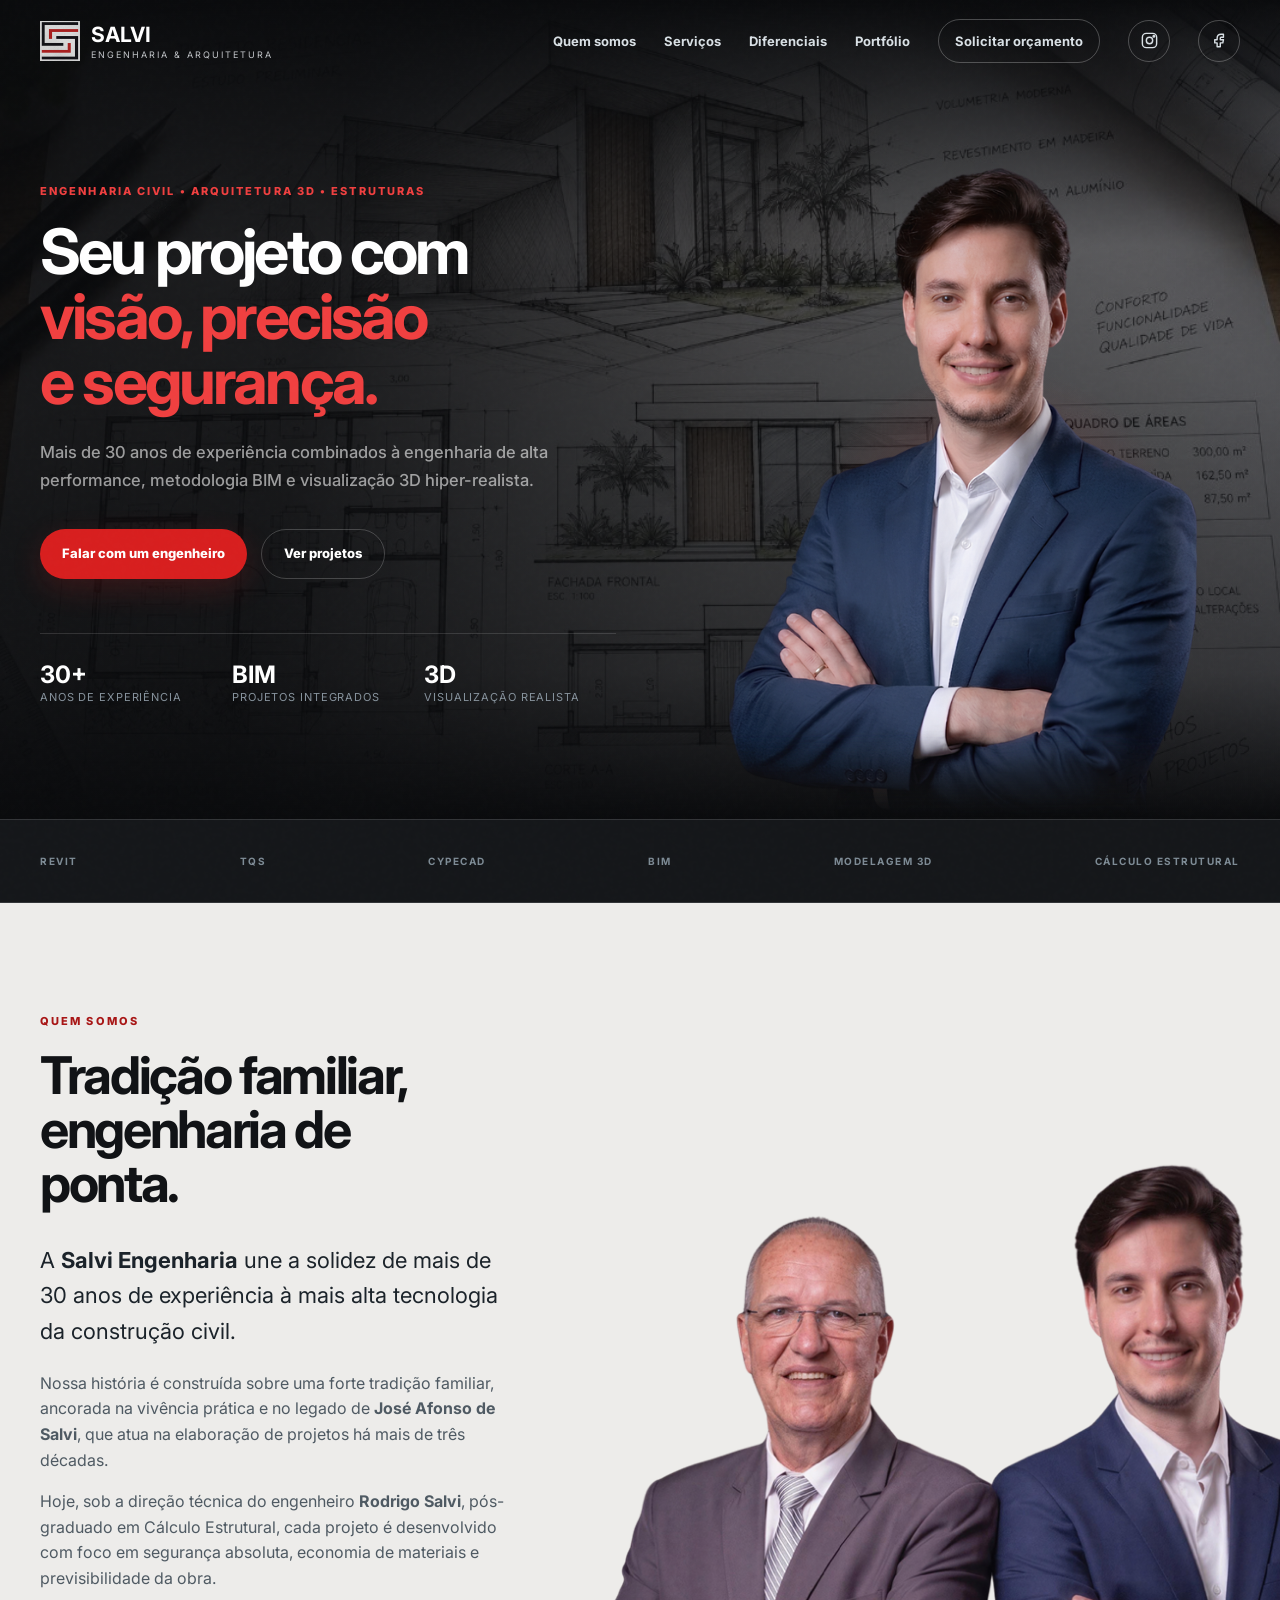
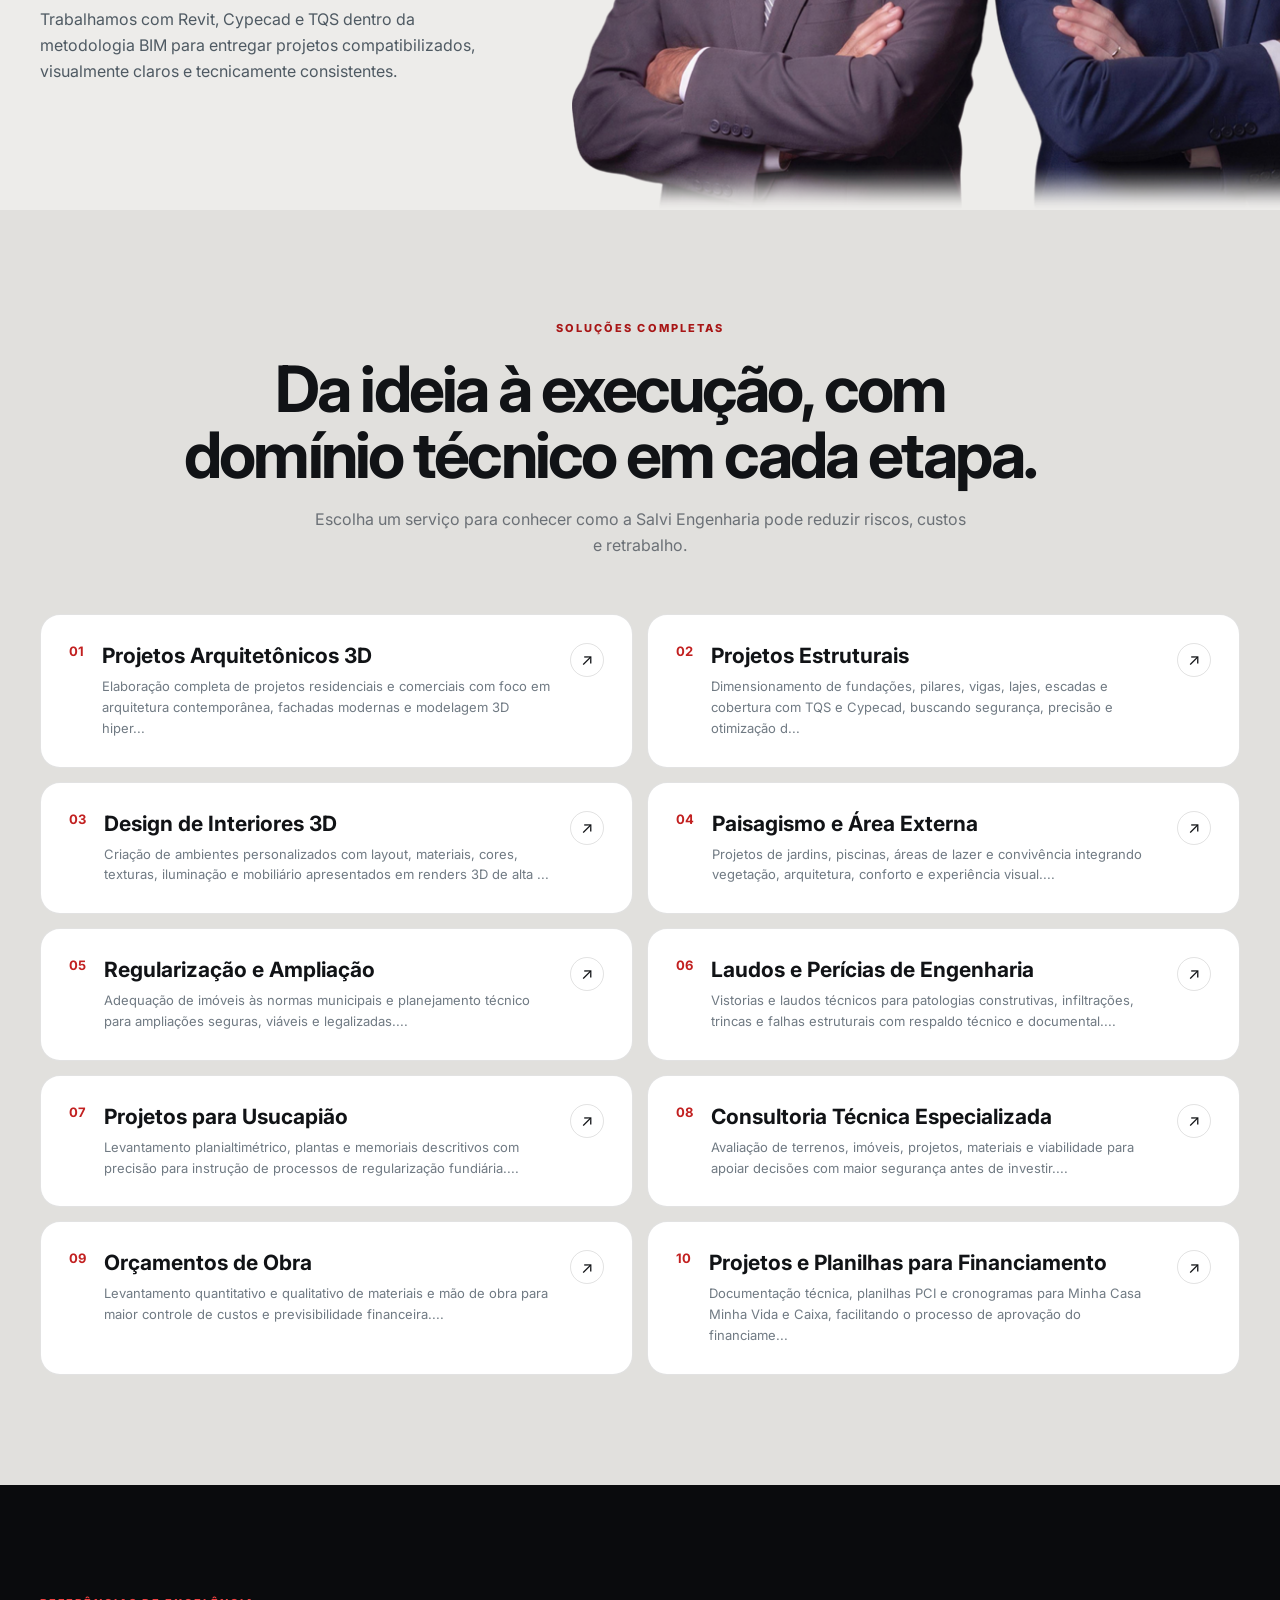
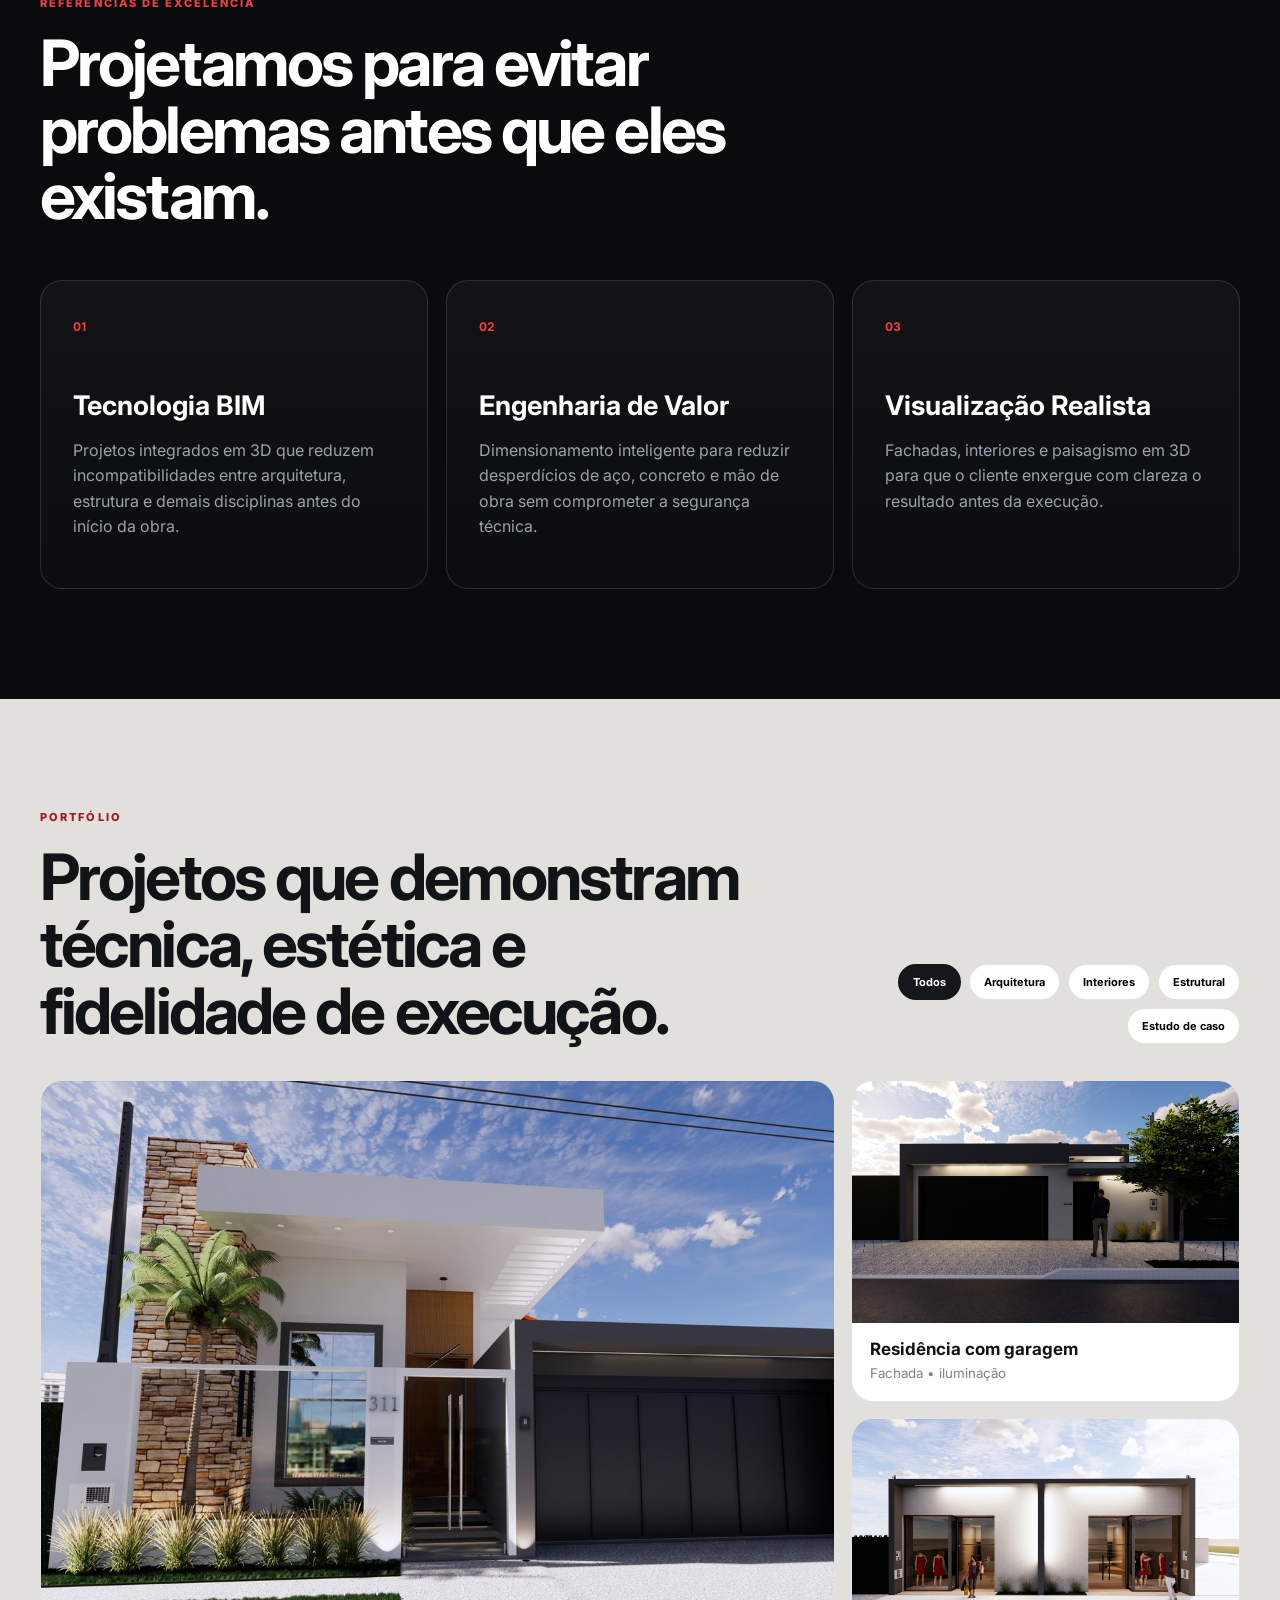
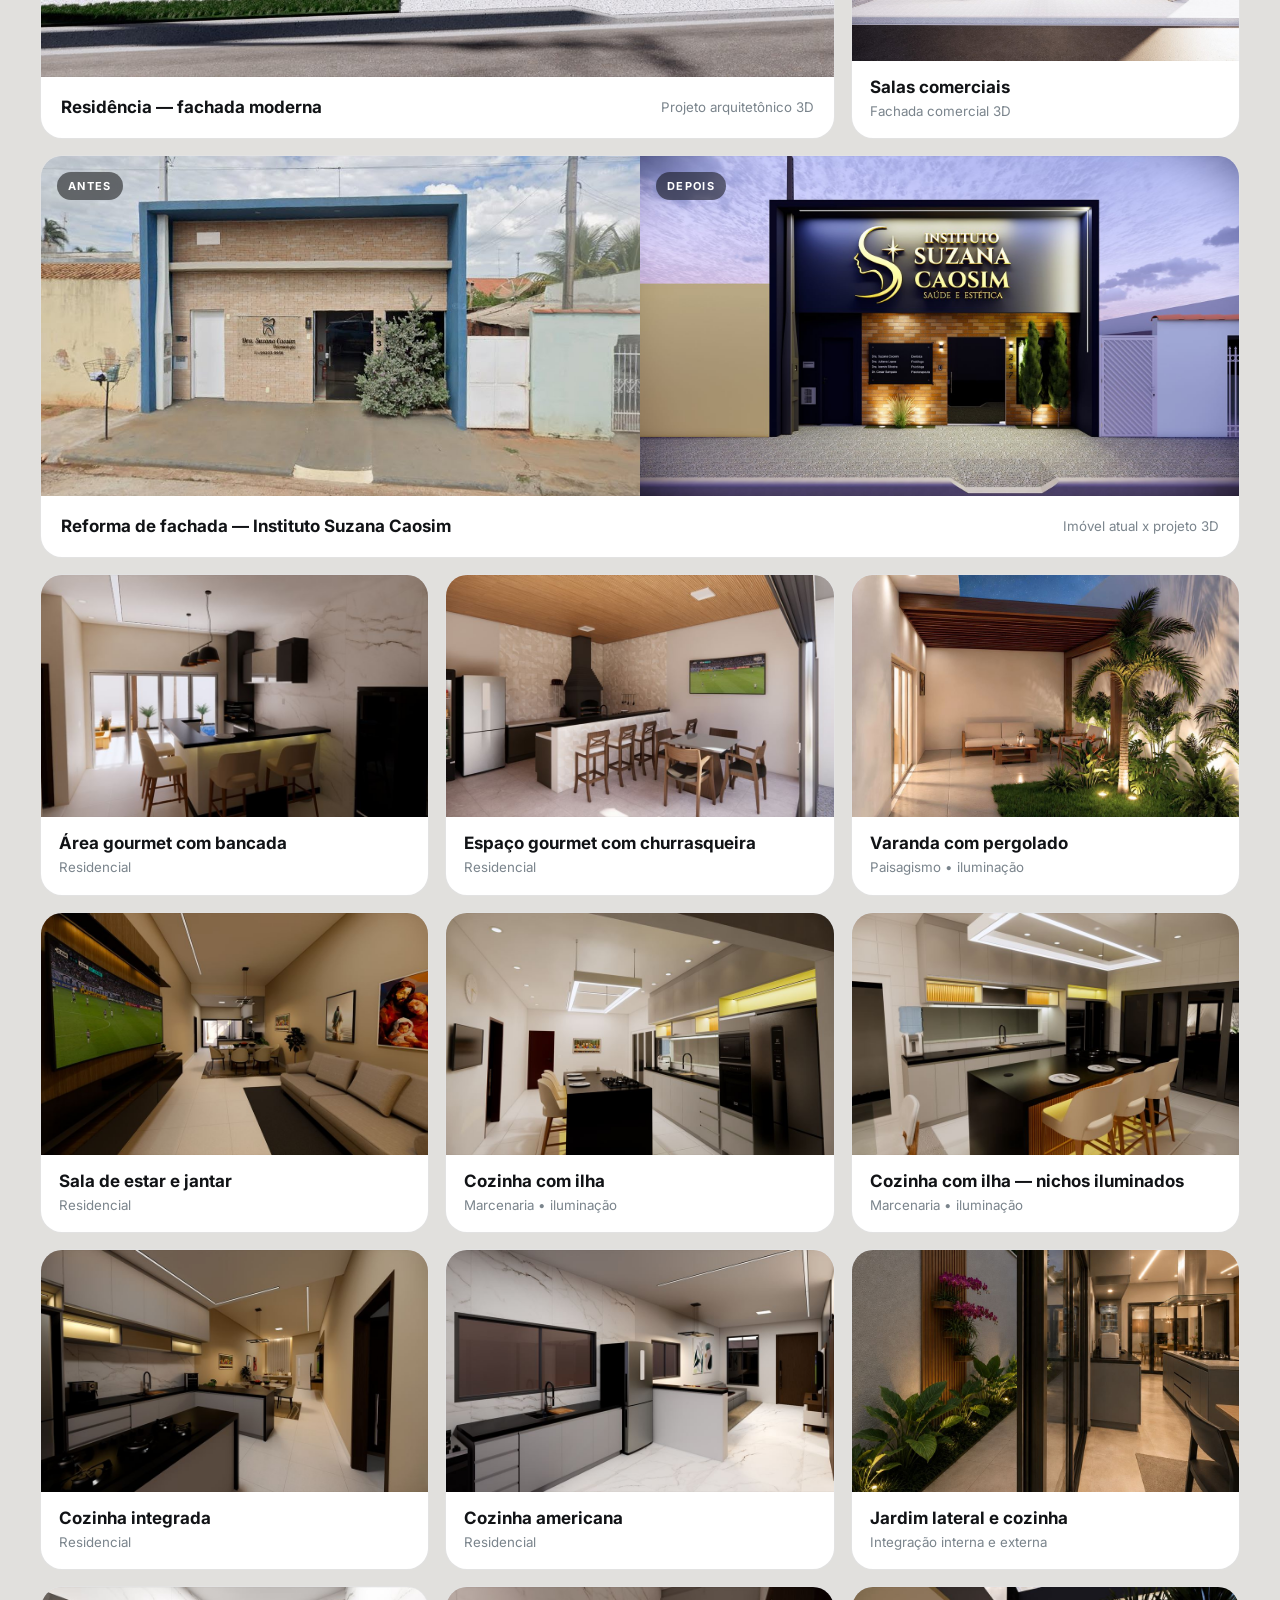
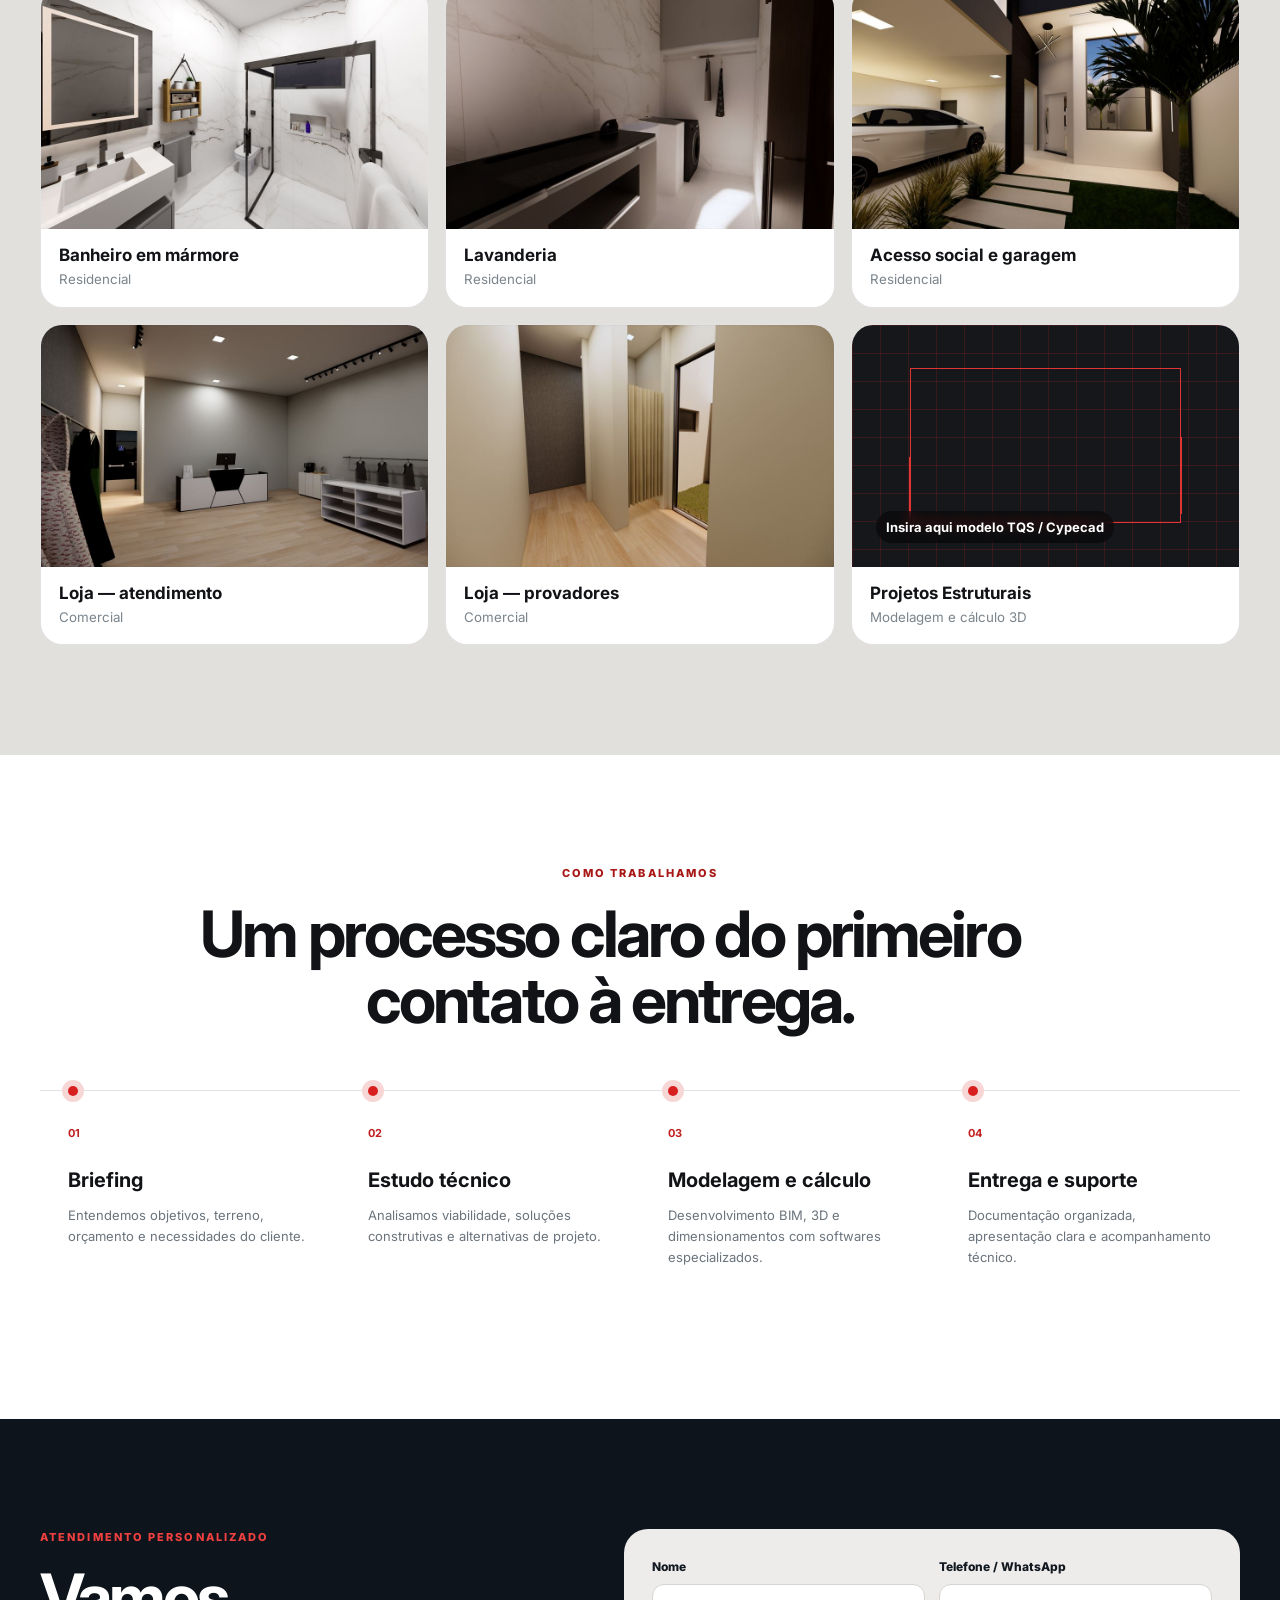
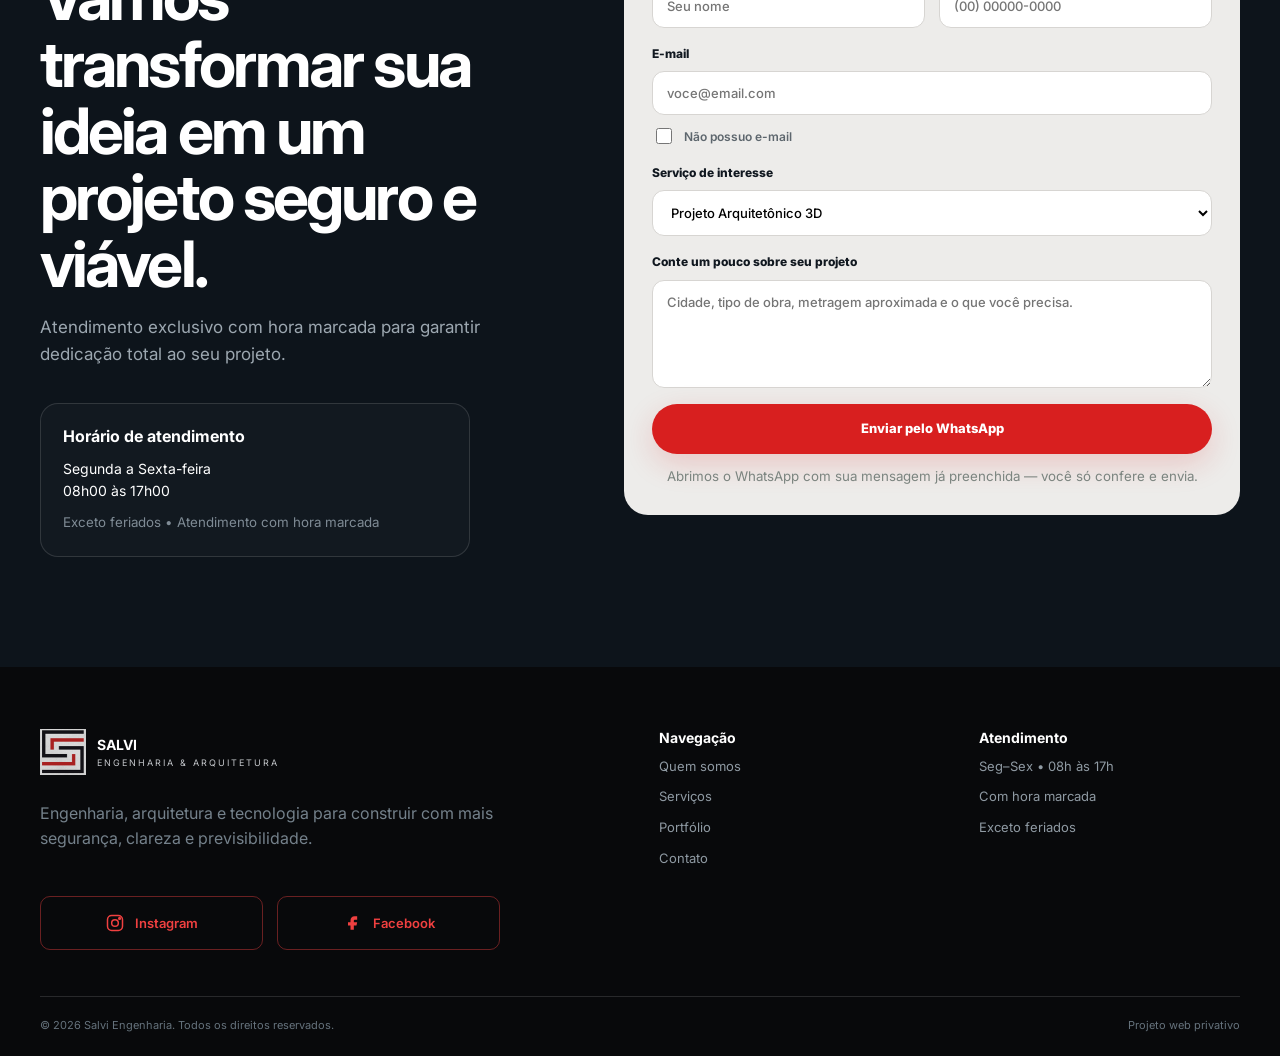
<file: index.html>
<!doctype html>
<html lang="pt-BR">
<head>
  <meta charset="utf-8" />
  <meta name="viewport" content="width=device-width,initial-scale=1" />
  <meta name="description" content="Salvi Engenharia — projetos arquitetônicos 3D, cálculo estrutural, interiores, paisagismo, regularização, laudos, períícias, orçamento e financiamento." />
  <title>Salvi Engenharia | Engenharia, Arquitetura 3D e Estruturas</title>
  <link rel="preconnect" href="https://fonts.googleapis.com">
  <link rel="preconnect" href="https://fonts.gstatic.com" crossorigin>
  <link href="https://fonts.googleapis.com/css2?family=Inter:ital,opsz,wght@0,14..32,400..800;1,14..32,400..800&display=swap" rel="stylesheet">
  <meta name="theme-color" content="#0a0b0d" />
  <!-- A aba do navegador pode ser clara ou escura, então o favicon usa a
       arte original, que tem fundo próprio. -->
  <link rel="icon" type="image/png" href="assets/favicon.png" />
  <link rel="apple-touch-icon" href="assets/favicon.png" />
  <!-- Troque o ?v= a cada atualização para o navegador baixar o CSS/JS novo em vez do cache. -->
  <link rel="stylesheet" href="style.css?v=20260924" />
</head>
<body>
  <div class="noise"></div>
  <header class="site-header" id="topo">
    <div class="container nav-wrap">
      <a class="brand" href="#topo" aria-label="Salvi Engenharia - início">
        <img class="brand-mark" src="assets/logo.png" alt="Salvi Engenharia" width="39" height="40" />
        <span><strong>SALVI</strong><small>Engenharia & Arquitetura</small></span>
      </a>
      <button class="menu-toggle" aria-label="Abrir menu" aria-expanded="false">☰</button>
      <nav class="nav" aria-label="Navegação principal">
        <a href="#sobre">Quem somos</a>
        <a href="#servicos">Serviços</a>
        <a href="#diferenciais">Diferenciais</a>
        <a href="#portfolio">Portfólio</a>
        <a href="#contato" class="nav-cta">Solicitar orçamento</a>
        <a class="instagram-link" href="https://www.instagram.com/salviengenharia/" target="_blank" rel="noopener noreferrer" aria-label="Instagram da Salvi Engenharia" title="Instagram da Salvi Engenharia">
          <svg viewBox="0 0 24 24" aria-hidden="true">
            <rect x="3" y="3" width="18" height="18" rx="5"></rect>
            <circle cx="12" cy="12" r="4"></circle>
            <circle cx="17.5" cy="6.5" r="1"></circle>
          </svg>
        </a>
        <a class="instagram-link facebook-link" href="https://www.facebook.com/salviengenharia" target="_blank" rel="noopener noreferrer" aria-label="Facebook da Salvi Engenharia" title="Facebook da Salvi Engenharia">
          <svg viewBox="0 0 24 24" aria-hidden="true">
            <path d="M14 8h3V4h-3c-3.3 0-5 2-5 5v2H6v4h3v5h4v-5h3.2l.8-4H13V9c0-.7.3-1 1-1Z"></path>
          </svg>
        </a>
      </nav>
    </div>
  </header>

  <main>
    <section class="hero section-dark">
      <div class="hero-grid container">
        <div class="hero-copy reveal">
          <div class="eyebrow">Engenharia civil • Arquitetura 3D • Estruturas</div>
          <h1>Seu projeto com <span>visão, precisão e segurança.</span></h1>
          <p>Mais de 30 anos de experiência combinados à engenharia de alta performance, metodologia BIM e visualização 3D hiper-realista.</p>
          <div class="hero-actions">
            <a class="btn btn-primary" href="#contato">Falar com um engenheiro</a>
            <a class="btn btn-ghost" href="#portfolio">Ver projetos</a>
          </div>
          <div class="hero-metrics">
            <div><strong>30+</strong><span>anos de experiência</span></div>
            <div><strong>BIM</strong><span>projetos integrados</span></div>
            <div><strong>3D</strong><span>visualização realista</span></div>
          </div>
        </div>

        <div class="hero-visual reveal delay-1">
          <figure class="hero-photo">
            <img src="assets/engenheiro.png" alt="Rodrigo Salvi, engenheiro responsável pela Salvi Engenharia" width="620" height="783" fetchpriority="high" />
          </figure>
        </div>
      </div>
    </section>

    <section class="trust-strip">
      <div class="container trust-grid">
        <span>REVIT</span><span>TQS</span><span>CYPECAD</span><span>BIM</span><span>MODELAGEM 3D</span><span>CÁLCULO ESTRUTURAL</span>
      </div>
    </section>

    <section class="section light about-section" id="sobre">
      <div class="container about-grid">
        <div class="about-text">
        <div class="section-heading reveal">
          <div class="eyebrow dark">Quem somos</div>
          <h2>Tradição familiar, engenharia de ponta.</h2>
        </div>
        <div class="about-copy reveal delay-1">
          <p class="lead">A <strong>Salvi Engenharia</strong> une a solidez de mais de 30 anos de experiência à mais alta tecnologia da construção civil.</p>
          <p>Nossa história é construída sobre uma forte tradição familiar, ancorada na vivência prática e no legado de <strong>José Afonso de Salvi</strong>, que atua na elaboração de projetos há mais de três décadas.</p>
          <p>Hoje, sob a direção técnica do engenheiro <strong>Rodrigo Salvi</strong>, pós-graduado em Cálculo Estrutural, cada projeto é desenvolvido com foco em segurança absoluta, economia de materiais e previsibilidade da obra.</p>
          <p>Trabalhamos com Revit, Cypecad e TQS dentro da metodologia BIM para entregar projetos compatibilizados, visualmente claros e tecnicamente consistentes.</p>
        </div>
        </div>
        <figure class="about-photo reveal delay-2">
          <img src="assets/socios.png" alt="José Afonso de Salvi e Rodrigo Salvi, sócios da Salvi Engenharia" width="820" height="665" loading="lazy" />
        </figure>
      </div>
    </section>

    <section class="section services-section" id="servicos">
      <div class="container">
        <div class="section-heading center reveal">
          <div class="eyebrow dark">Soluções completas</div>
          <h2>Da ideia à execução, com domínio técnico em cada etapa.</h2>
          <p>Escolha um serviço para conhecer como a Salvi Engenharia pode reduzir riscos, custos e retrabalho.</p>
        </div>
        <div class="services-grid" id="servicesGrid"></div>
      </div>
    </section>

    <section class="section section-dark" id="diferenciais">
      <div class="container">
        <div class="section-heading reveal">
          <div class="eyebrow">Referências de excelência</div>
          <h2>Projetamos para evitar problemas antes que eles existam.</h2>
        </div>
        <div class="differentials-grid">
          <article class="diff-card reveal"><span>01</span><h3>Tecnologia BIM</h3><p>Projetos integrados em 3D que reduzem incompatibilidades entre arquitetura, estrutura e demais disciplinas antes do início da obra.</p></article>
          <article class="diff-card reveal delay-1"><span>02</span><h3>Engenharia de Valor</h3><p>Dimensionamento inteligente para reduzir desperdícios de aço, concreto e mão de obra sem comprometer a segurança técnica.</p></article>
          <article class="diff-card reveal delay-2"><span>03</span><h3>Visualização Realista</h3><p>Fachadas, interiores e paisagismo em 3D para que o cliente enxergue com clareza o resultado antes da execução.</p></article>
        </div>
      </div>
    </section>

    <section class="section portfolio-section" id="portfolio">
      <div class="container">
        <div class="portfolio-head reveal">
          <div>
            <div class="eyebrow dark">Portfólio</div>
            <h2>Projetos que demonstram técnica, estética e fidelidade de execução.</h2>
          </div>
          <div class="filter-group" role="group" aria-label="Filtros do portfólio">
            <button class="filter active" data-filter="all">Todos</button>
            <button class="filter" data-filter="arquitetura">Arquitetura</button>
            <button class="filter" data-filter="interiores">Interiores</button>
            <button class="filter" data-filter="estrutural">Estrutural</button>
            <button class="filter" data-filter="case">Estudo de caso</button>
          </div>
        </div>

        <div class="portfolio-grid">
          <article class="portfolio-card tall reveal" data-category="arquitetura">
            <div class="portfolio-media"><img src="assets/portfolio/residencia-fachada-pedra.jpg" alt="Render 3D de fachada residencial moderna com revestimento em pedra, palmeira e garagem em grafite" width="1600" height="900" loading="lazy" /></div>
            <div class="portfolio-meta"><span>Residência — fachada moderna</span><small>Projeto arquitetônico 3D</small></div>
          </article>
          <article class="portfolio-card reveal" data-category="arquitetura">
            <div class="portfolio-media"><img src="assets/portfolio/residencia-garagem.jpg" alt="Render 3D de residência térrea em grafite com garagem, iluminação de fachada e árvore na calçada" width="1600" height="900" loading="lazy" /></div>
            <div class="portfolio-meta"><span>Residência com garagem</span><small>Fachada • iluminação</small></div>
          </article>
          <article class="portfolio-card reveal delay-1" data-category="arquitetura">
            <div class="portfolio-media"><img src="assets/portfolio/salas-comerciais.jpg" alt="Render 3D de duas salas comerciais com vitrines de vidro e fachada iluminada" width="1600" height="900" loading="lazy" /></div>
            <div class="portfolio-meta"><span>Salas comerciais</span><small>Fachada comercial 3D</small></div>
          </article>
          <article class="portfolio-card wide reveal" data-category="case">
            <div class="case-grid">
              <div class="portfolio-media"><img src="assets/portfolio/instituto-antes.jpg" alt="Foto da fachada original do imóvel, antes do projeto" width="980" height="618" loading="lazy" /><span class="media-tag">Antes</span></div>
              <div class="portfolio-media"><img src="assets/portfolio/instituto-depois.jpg" alt="Render 3D da nova fachada do Instituto Suzana Caosim, com letreiro dourado e revestimento em tijolo" width="1600" height="900" loading="lazy" /><span class="media-tag">Depois</span></div>
            </div>
            <div class="portfolio-meta"><span>Reforma de fachada — Instituto Suzana Caosim</span><small>Imóvel atual x projeto 3D</small></div>
          </article>
          <article class="portfolio-card reveal" data-category="interiores">
            <div class="portfolio-media"><img src="assets/portfolio/int-area-gourmet-bancada.jpg" alt="Render 3D de área gourmet com bancada preta, banquetas, pendentes e vista para a piscina" width="1000" height="514" loading="lazy" /></div>
            <div class="portfolio-meta"><span>Área gourmet com bancada</span><small>Residencial</small></div>
          </article>
          <article class="portfolio-card reveal delay-1" data-category="interiores">
            <div class="portfolio-media"><img src="assets/portfolio/int-espaco-gourmet.jpg" alt="Render 3D de espaço gourmet com churrasqueira, forro de madeira, bancada e mesa de jantar" width="1000" height="562" loading="lazy" /></div>
            <div class="portfolio-meta"><span>Espaço gourmet com churrasqueira</span><small>Residencial</small></div>
          </article>
          <article class="portfolio-card reveal delay-2" data-category="interiores">
            <div class="portfolio-media"><img src="assets/portfolio/int-varanda-pergolado.jpg" alt="Render 3D noturno de varanda com pergolado de madeira, sofá e jardim tropical iluminado" width="1000" height="800" loading="lazy" /></div>
            <div class="portfolio-meta"><span>Varanda com pergolado</span><small>Paisagismo • iluminação</small></div>
          </article>
          <article class="portfolio-card reveal" data-category="interiores">
            <div class="portfolio-media"><img src="assets/portfolio/int-sala-estar.jpg" alt="Render 3D de sala de estar integrada à sala de jantar, com painel de TV em madeira" width="1000" height="562" loading="lazy" /></div>
            <div class="portfolio-meta"><span>Sala de estar e jantar</span><small>Residencial</small></div>
          </article>
          <article class="portfolio-card reveal delay-1" data-category="interiores">
            <div class="portfolio-media"><img src="assets/portfolio/int-cozinha-ilha.jpg" alt="Render 3D de cozinha com ilha preta, cooktop, banquetas e luminária retangular pendente" width="1000" height="562" loading="lazy" /></div>
            <div class="portfolio-meta"><span>Cozinha com ilha</span><small>Marcenaria • iluminação</small></div>
          </article>
          <article class="portfolio-card reveal delay-2" data-category="interiores">
            <div class="portfolio-media"><img src="assets/portfolio/int-cozinha-ilha-2.jpg" alt="Render 3D de cozinha com ilha, marcenaria ripada e nichos com iluminação amarela" width="1000" height="562" loading="lazy" /></div>
            <div class="portfolio-meta"><span>Cozinha com ilha — nichos iluminados</span><small>Marcenaria • iluminação</small></div>
          </article>
          <article class="portfolio-card reveal" data-category="interiores">
            <div class="portfolio-media"><img src="assets/portfolio/int-cozinha-integrada.jpg" alt="Render 3D de cozinha em L integrada à sala, com perfis de LED no forro" width="1000" height="562" loading="lazy" /></div>
            <div class="portfolio-meta"><span>Cozinha integrada</span><small>Residencial</small></div>
          </article>
          <article class="portfolio-card reveal delay-1" data-category="interiores">
            <div class="portfolio-media"><img src="assets/portfolio/int-cozinha-americana.jpg" alt="Render 3D de cozinha com bancada preta, porcelanato marmorizado e balcão integrado à sala" width="1000" height="562" loading="lazy" /></div>
            <div class="portfolio-meta"><span>Cozinha americana</span><small>Residencial</small></div>
          </article>
          <article class="portfolio-card reveal delay-2" data-category="interiores">
            <div class="portfolio-media"><img src="assets/portfolio/int-jardim-lateral.jpg" alt="Render 3D de jardim lateral com painel ripado e orquídeas, visto junto da cozinha envidraçada" width="1000" height="1000" loading="lazy" /></div>
            <div class="portfolio-meta"><span>Jardim lateral e cozinha</span><small>Integração interna e externa</small></div>
          </article>
          <article class="portfolio-card reveal" data-category="interiores">
            <div class="portfolio-media"><img src="assets/portfolio/int-banheiro.jpg" alt="Render 3D de banheiro com revestimento marmorizado, box com perfil preto e espelho iluminado" width="1000" height="562" loading="lazy" /></div>
            <div class="portfolio-meta"><span>Banheiro em mármore</span><small>Residencial</small></div>
          </article>
          <article class="portfolio-card reveal delay-1" data-category="interiores">
            <div class="portfolio-media"><img src="assets/portfolio/int-lavanderia.jpg" alt="Render 3D de lavanderia com bancada preta, revestimento marmorizado e máquina de lavar" width="1000" height="514" loading="lazy" /></div>
            <div class="portfolio-meta"><span>Lavanderia</span><small>Residencial</small></div>
          </article>
          <article class="portfolio-card reveal delay-2" data-category="interiores">
            <div class="portfolio-media"><img src="assets/portfolio/int-acesso-garagem.jpg" alt="Render 3D do acesso social da casa, com garagem coberta, porta pivotante e palmeira" width="1000" height="562" loading="lazy" /></div>
            <div class="portfolio-meta"><span>Acesso social e garagem</span><small>Residencial</small></div>
          </article>
          <article class="portfolio-card reveal" data-category="interiores">
            <div class="portfolio-media"><img src="assets/portfolio/int-loja-atendimento.jpg" alt="Render 3D de loja de roupas com balcão de atendimento, trilhos de luz e piso de madeira" width="1000" height="562" loading="lazy" /></div>
            <div class="portfolio-meta"><span>Loja — atendimento</span><small>Comercial</small></div>
          </article>
          <article class="portfolio-card reveal delay-1" data-category="interiores">
            <div class="portfolio-media"><img src="assets/portfolio/int-loja-provadores.jpg" alt="Render 3D de corredor de provadores com piso de madeira e porta para jardim" width="1000" height="562" loading="lazy" /></div>
            <div class="portfolio-meta"><span>Loja — provadores</span><small>Comercial</small></div>
          </article>
          <article class="portfolio-card reveal delay-2" data-category="estrutural">
            <div class="project-placeholder structural"><span>Insira aqui modelo TQS / Cypecad</span></div>
            <div class="portfolio-meta"><span>Projetos Estruturais</span><small>Modelagem e cálculo 3D</small></div>
          </article>
        </div>
        <!-- <p class="portfolio-note">Os blocos acima são placeholders. Basta substituir pelas imagens e renders reais quando você me enviar os arquivos de referência.</p> -->
      </div>
    </section>

    <section class="section process-section">
      <div class="container">
        <div class="section-heading center reveal"><div class="eyebrow dark">Como trabalhamos</div><h2>Um processo claro do primeiro contato à entrega.</h2></div>
        <div class="timeline">
          <div class="step reveal"><span>01</span><h3>Briefing</h3><p>Entendemos objetivos, terreno, orçamento e necessidades do cliente.</p></div>
          <div class="step reveal delay-1"><span>02</span><h3>Estudo técnico</h3><p>Analisamos viabilidade, soluções construtivas e alternativas de projeto.</p></div>
          <div class="step reveal delay-2"><span>03</span><h3>Modelagem e cálculo</h3><p>Desenvolvimento BIM, 3D e dimensionamentos com softwares especializados.</p></div>
          <div class="step reveal delay-3"><span>04</span><h3>Entrega e suporte</h3><p>Documentação organizada, apresentação clara e acompanhamento técnico.</p></div>
        </div>
      </div>
    </section>

    <section class="section contact-section" id="contato">
      <div class="container contact-grid">
        <div class="contact-copy reveal">
          <div class="eyebrow">Atendimento personalizado</div>
          <h2>Vamos transformar sua ideia em um projeto seguro e viável.</h2>
          <p>Atendimento exclusivo com hora marcada para garantir dedicação total ao seu projeto.</p>
          <div class="hours-card">
            <strong>Horário de atendimento</strong>
            <span>Segunda a Sexta-feira</span>
            <span>08h00 às 17h00</span>
            <small>Exceto feriados • Atendimento com hora marcada</small>
          </div>
        </div>

        <form class="contact-form reveal delay-1" id="contactForm">
          <div class="form-row"><label>Nome<input type="text" name="nome" id="campoNome" placeholder="Seu nome" autocomplete="name" minlength="2" maxlength="60" required></label><label>Telefone / WhatsApp<input type="tel" name="telefone" id="campoTelefone" placeholder="(00) 00000-0000" inputmode="numeric" autocomplete="tel" maxlength="15" required></label></div>
          <div class="email-field" id="blocoEmail">
            <label class="email-label">E-mail<input type="email" name="email" id="campoEmail" placeholder="voce@email.com" autocomplete="email" maxlength="100" required></label>
            <!-- Sem <label> em volta: só a caixinha marca/desmarca, o texto não. -->
            <div class="check-line"><input type="checkbox" id="campoSemEmail" aria-label="Não possuo e-mail"><span>Não possuo e-mail</span></div>
          </div>
          <label>Serviço de interesse<select name="servico"><option>Projeto Arquitetônico 3D</option><option>Projeto Estrutural</option><option>Design de Interiores 3D</option><option>Paisagismo e Área Externa</option><option>Regularização e Ampliação</option><option>Laudos e Perícias</option><option>Projeto para Usucapião</option><option>Consultoria Técnica</option><option>Orçamento de Obra</option><option>Financiamento / Caixa</option></select></label>
          <label>Conte um pouco sobre seu projeto<textarea name="mensagem" rows="5" maxlength="600" placeholder="Cidade, tipo de obra, metragem aproximada e o que você precisa."></textarea></label>
          <button class="btn btn-primary full" type="submit">Enviar pelo WhatsApp</button>
          <small class="form-hint">Abrimos o WhatsApp com sua mensagem já preenchida — você só confere e envia.</small>
        </form>
      </div>
    </section>
  </main>

  <footer class="footer">
    <div class="container footer-grid">
      <div class="footer-about"><a class="brand footer-brand" href="#topo"><img class="brand-mark" src="assets/logo.png" alt="Salvi Engenharia" width="45" height="46" /><span><strong>SALVI</strong><small>Engenharia & Arquitetura</small></span></a><p>Engenharia, arquitetura e tecnologia para construir com mais segurança, clareza e previsibilidade.</p>
        <div class="footer-socials" aria-label="Redes sociais da Salvi Engenharia">
          <a class="footer-social-link" href="https://www.instagram.com/salviengenharia/" target="_blank" rel="noopener noreferrer" aria-label="Instagram da Salvi Engenharia">
            <svg viewBox="0 0 24 24" aria-hidden="true"><rect x="3" y="3" width="18" height="18" rx="5"></rect><circle cx="12" cy="12" r="4"></circle><circle cx="17.5" cy="6.5" r="1"></circle></svg>
            <span>Instagram</span>
          </a>
          <a class="footer-social-link" href="https://www.facebook.com/salviengenharia" target="_blank" rel="noopener noreferrer" aria-label="Facebook da Salvi Engenharia">
            <svg viewBox="0 0 24 24" aria-hidden="true"><path d="M14 8h3V4h-3c-3.3 0-5 2-5 5v2H6v4h3v5h4v-5h3.2l.8-4H13V9c0-.7.3-1 1-1Z"></path></svg>
            <span>Facebook</span>
          </a>
        </div>
      </div>
      <div><strong>Navegação</strong><a href="#sobre">Quem somos</a><a href="#servicos">Serviços</a><a href="#portfolio">Portfólio</a><a href="#contato">Contato</a></div>
      <div><strong>Atendimento</strong><span>Seg–Sex • 08h às 17h</span><span>Com hora marcada</span><span>Exceto feriados</span></div>
    </div>
    <div class="container footer-bottom"><span>© <span id="year"></span> Salvi Engenharia. Todos os direitos reservados.</span><span>Projeto web privativo</span></div>
  </footer>

  <div class="service-modal" id="serviceModal" aria-hidden="true">
    <div class="modal-backdrop" data-close></div>
    <div class="modal-panel" role="dialog" aria-modal="true" aria-labelledby="modalTitle">
      <button class="modal-close" data-close aria-label="Fechar">×</button>
      <span class="modal-index" id="modalIndex">01</span>
      <h3 id="modalTitle"></h3>
      <p id="modalText"></p>
      <a class="btn btn-primary" href="#contato" data-close>Quero falar sobre este serviço</a>
    </div>
  </div>

  <script src="script.js?v=20260924"></script>
</body>
</html>
</file>
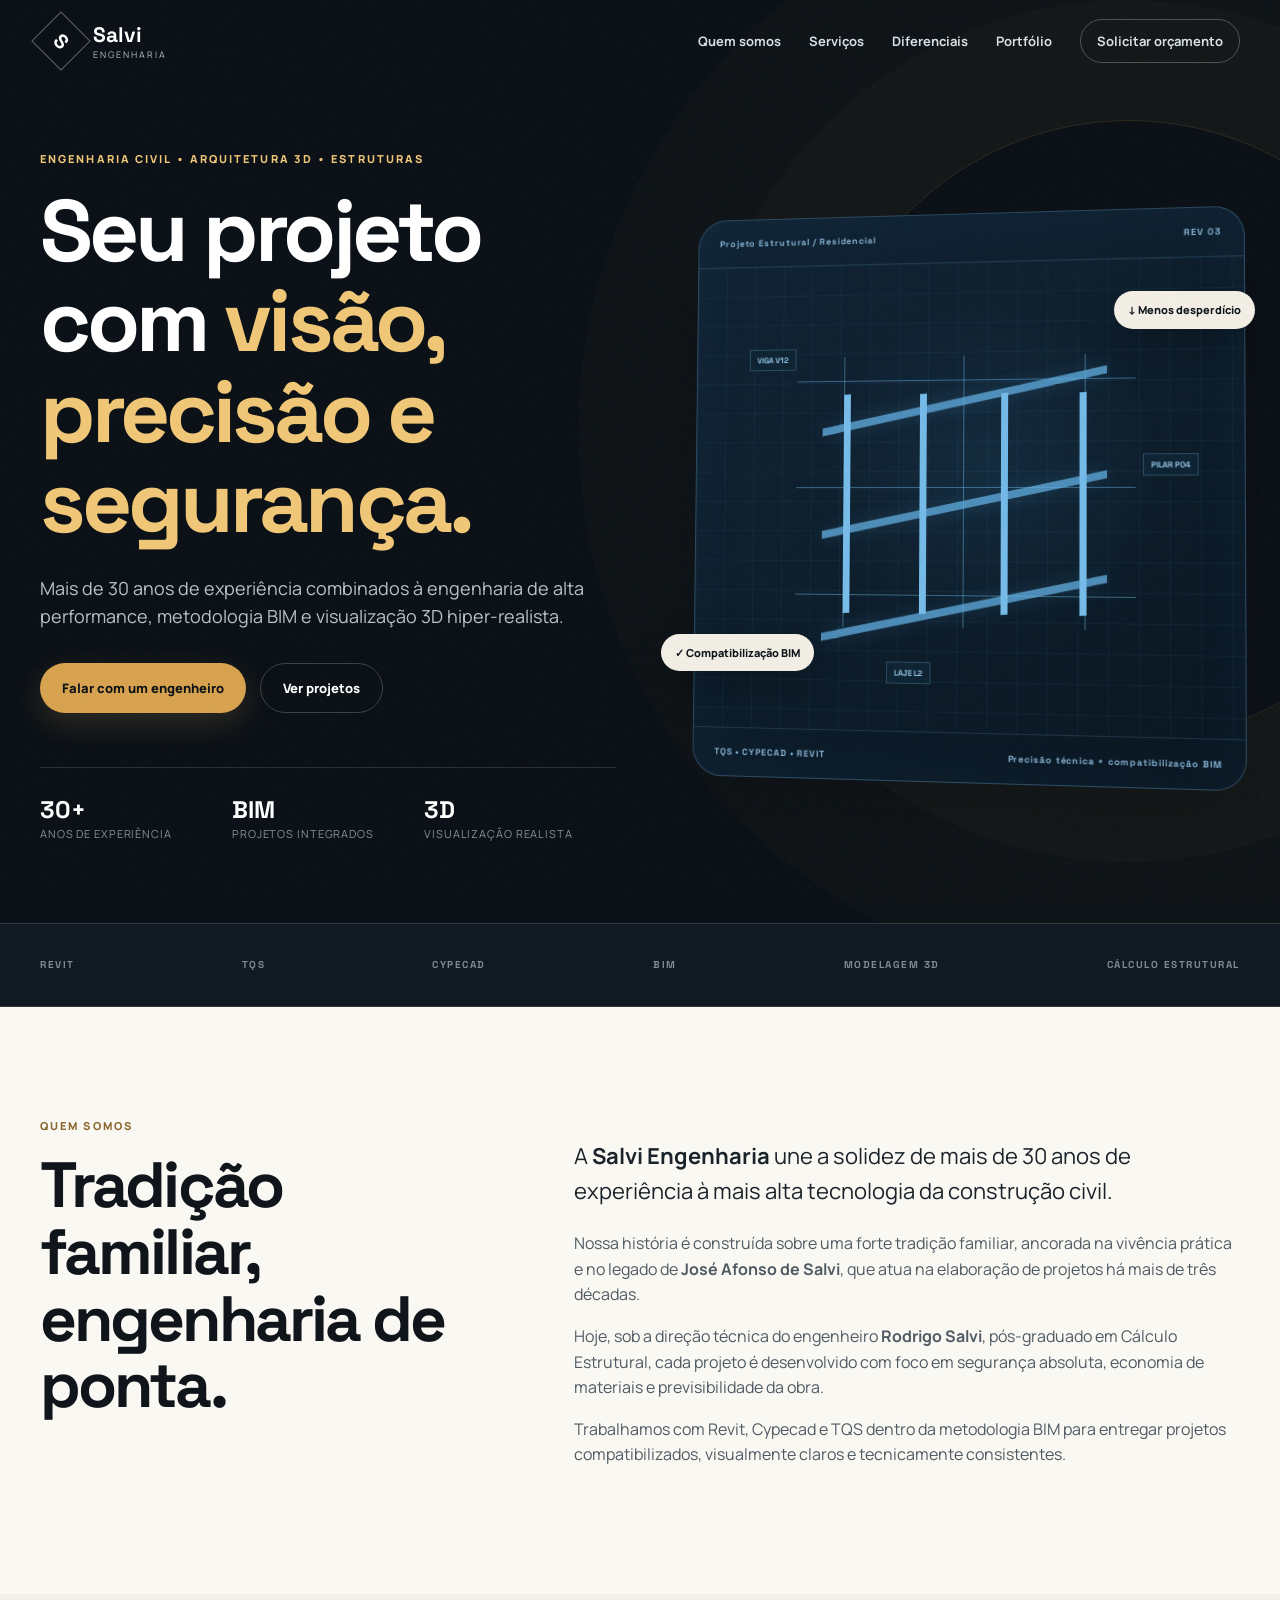
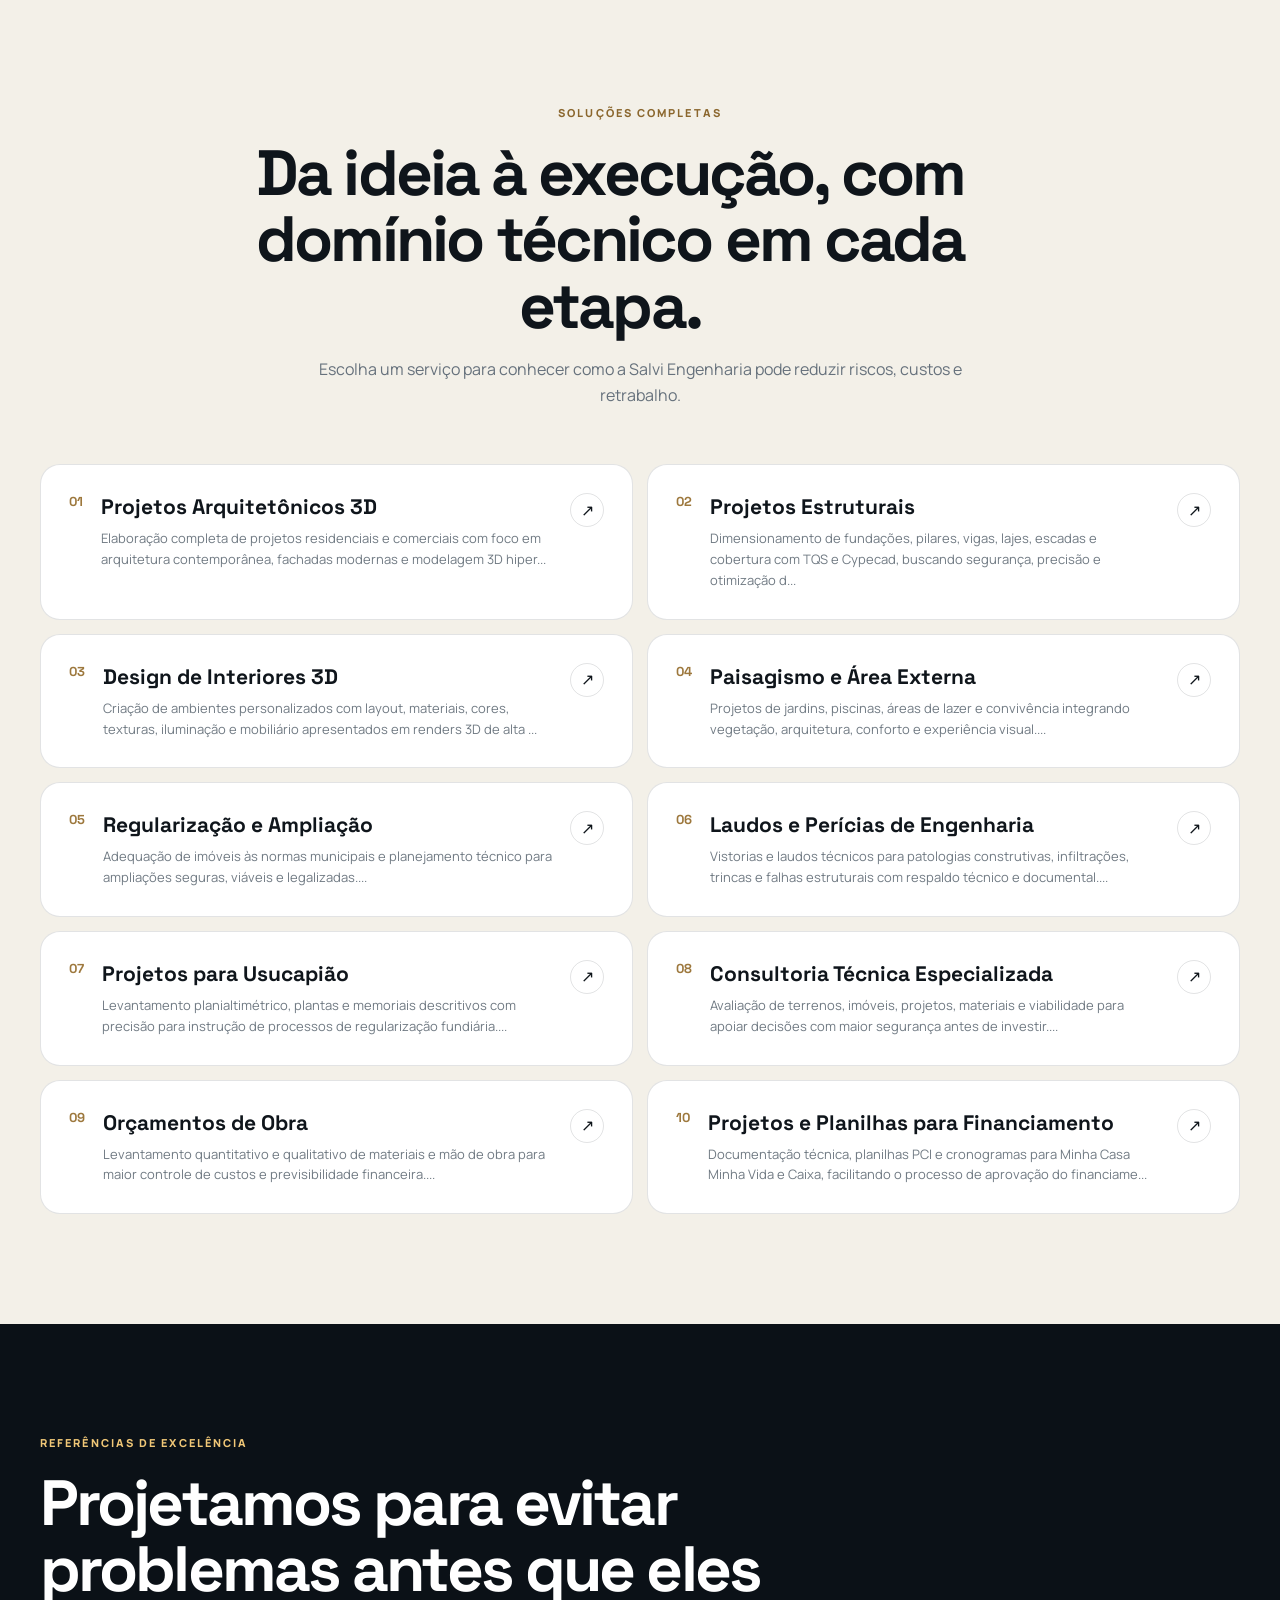
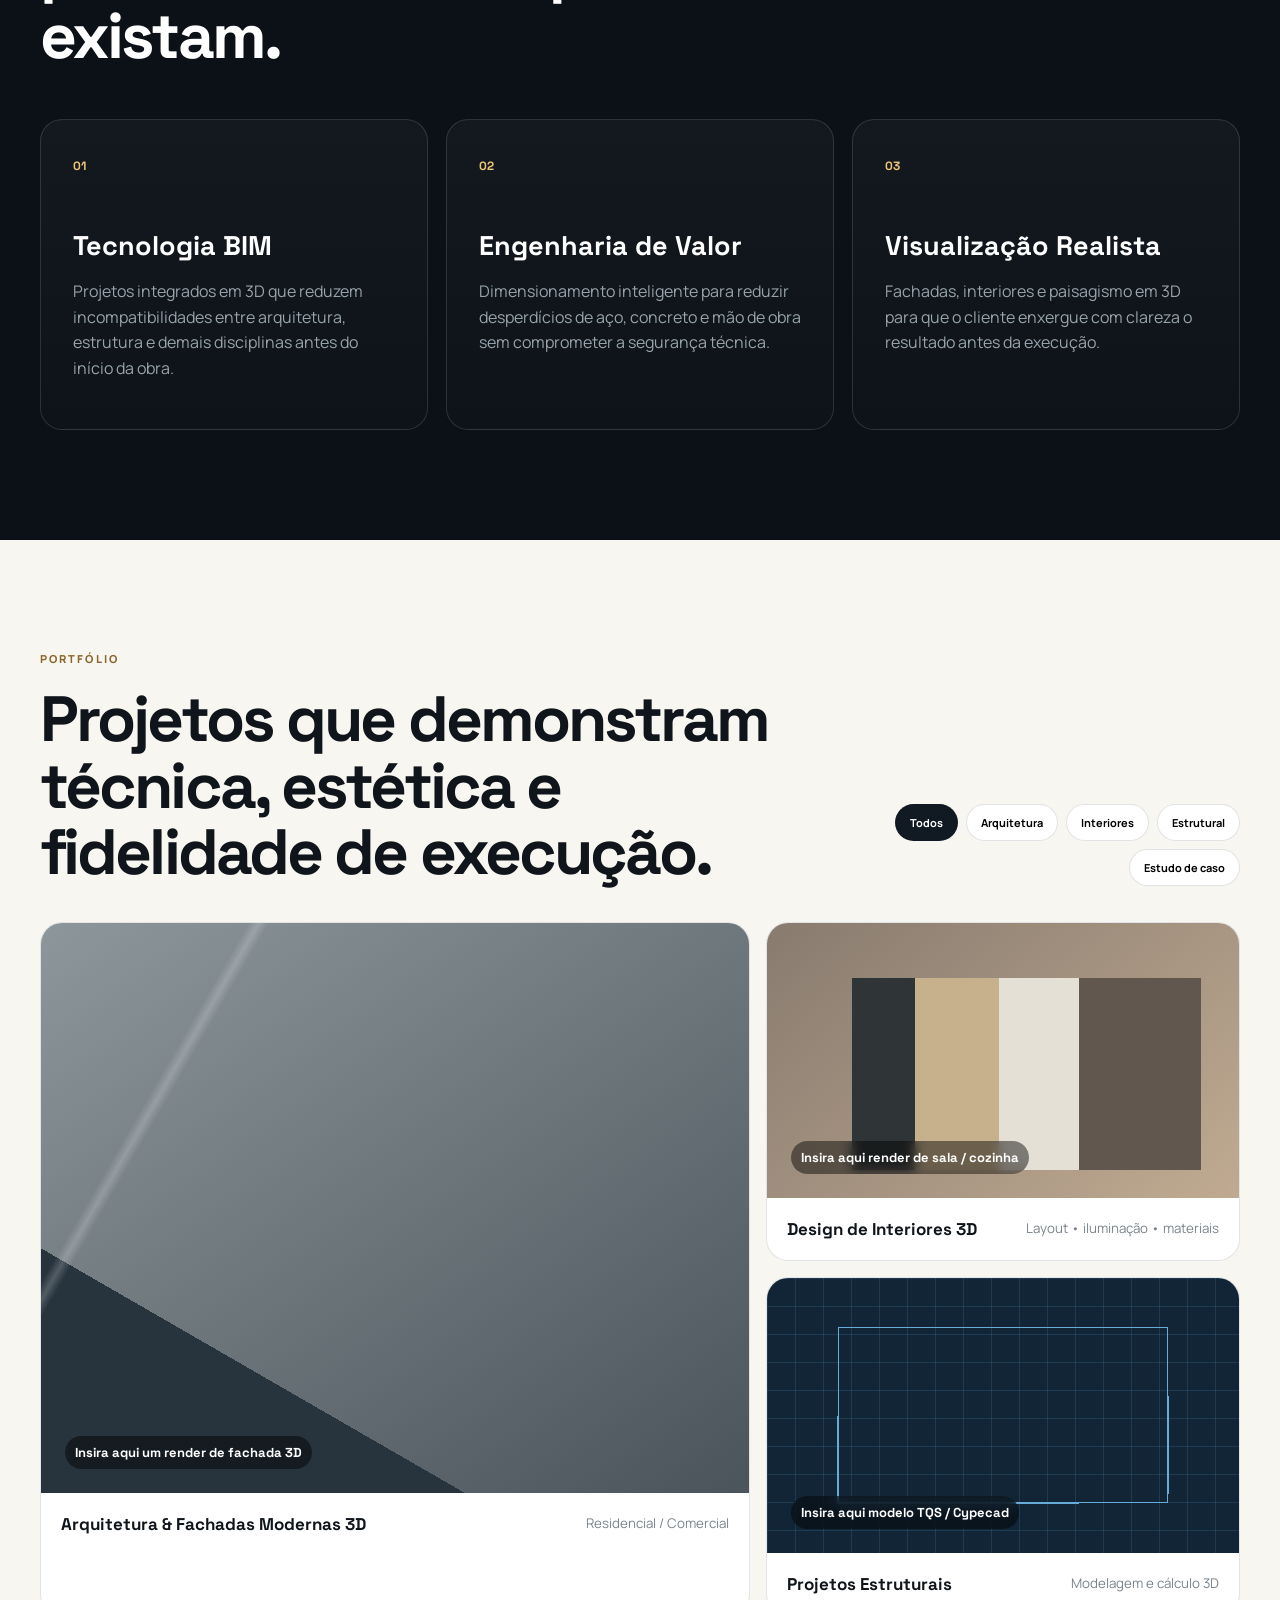
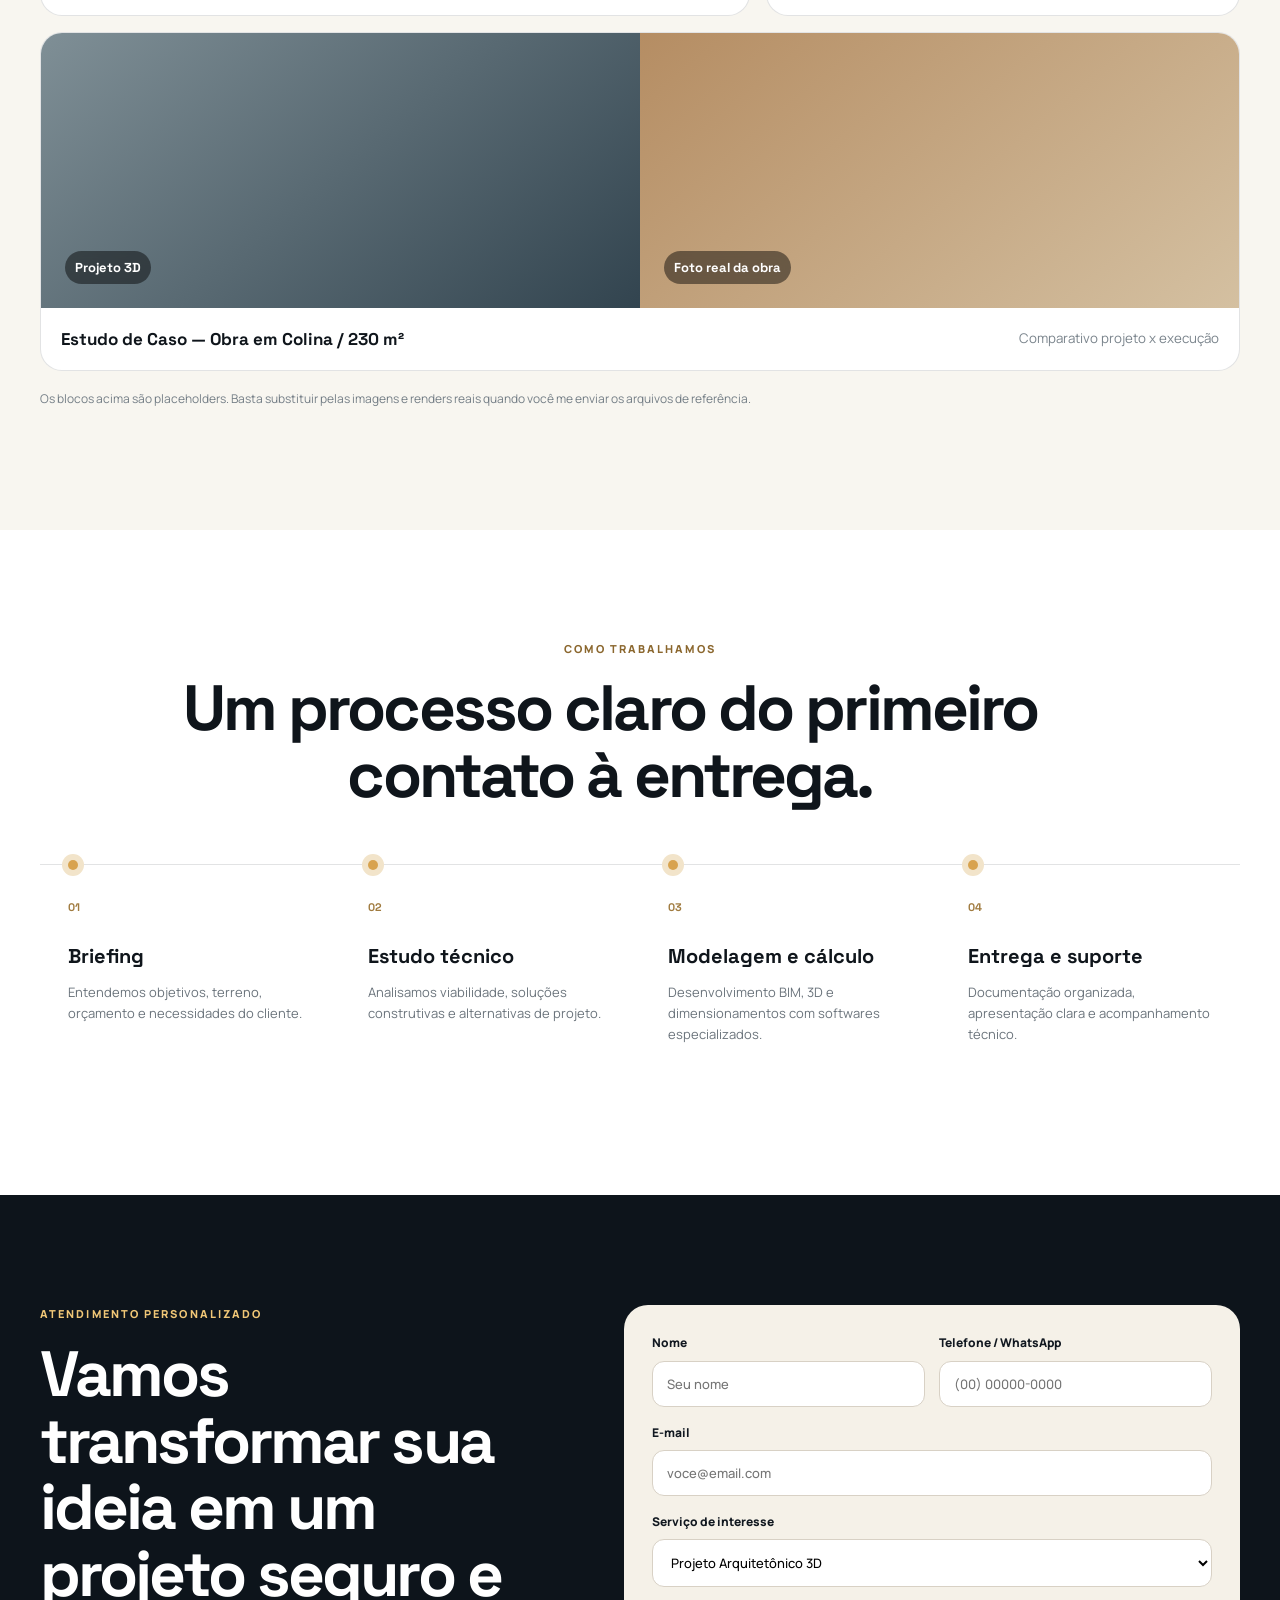
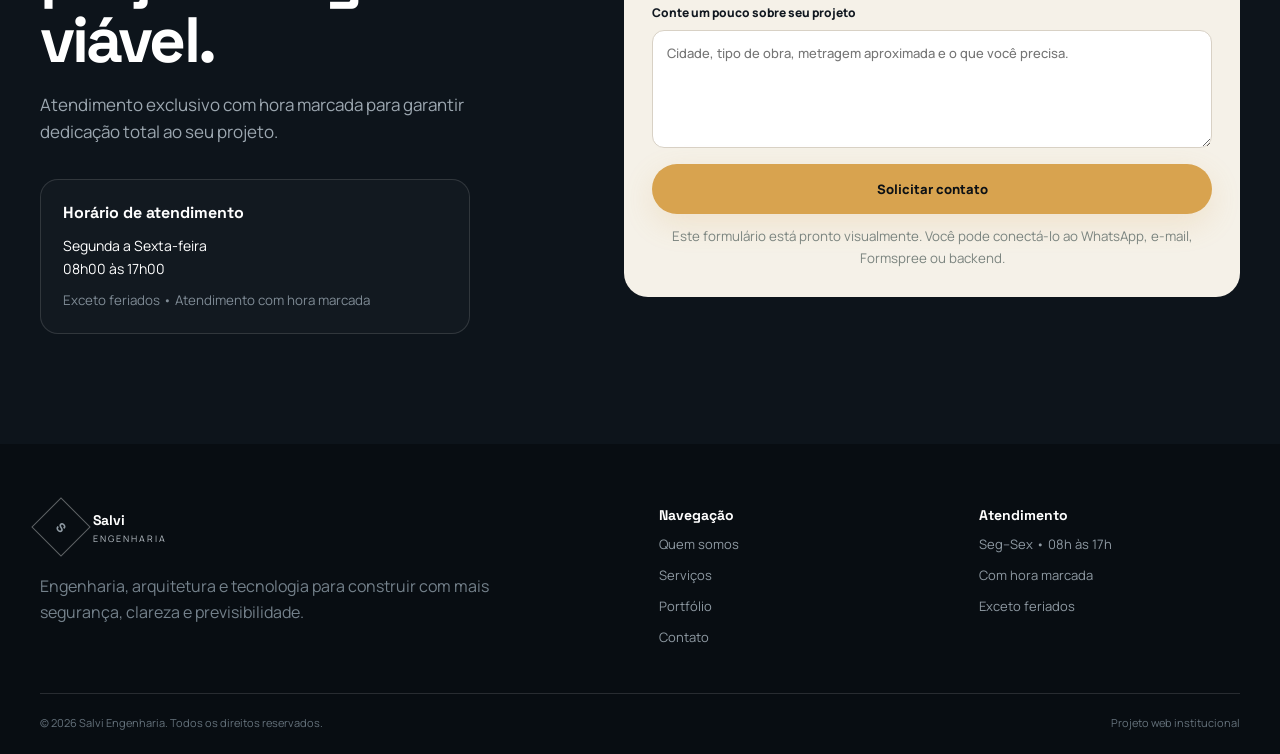
<file: backup/index.html>
<!doctype html>
<html lang="pt-BR">
<head>
  <meta charset="utf-8" />
  <meta name="viewport" content="width=device-width,initial-scale=1" />
  <meta name="description" content="Salvi Engenharia — projetos arquitetônicos 3D, cálculo estrutural, interiores, paisagismo, regularização, laudos, períícias, orçamento e financiamento." />
  <title>Salvi Engenharia | Engenharia, Arquitetura 3D e Estruturas</title>
  <link rel="preconnect" href="https://fonts.googleapis.com">
  <link rel="preconnect" href="https://fonts.gstatic.com" crossorigin>
  <link href="https://fonts.googleapis.com/css2?family=Manrope:wght@400;500;600;700;800&family=Space+Grotesk:wght@500;600;700&display=swap" rel="stylesheet">
  <link rel="stylesheet" href="style.css" />
</head>
<body>
  <div class="noise"></div>
  <header class="site-header" id="topo">
    <div class="container nav-wrap">
      <a class="brand" href="#topo" aria-label="Salvi Engenharia - início">
        <span class="brand-mark">S</span>
        <span><strong>Salvi</strong><small>Engenharia</small></span>
      </a>
      <button class="menu-toggle" aria-label="Abrir menu" aria-expanded="false">☰</button>
      <nav class="nav" aria-label="Navegação principal">
        <a href="#sobre">Quem somos</a>
        <a href="#servicos">Serviços</a>
        <a href="#diferenciais">Diferenciais</a>
        <a href="#portfolio">Portfólio</a>
        <a href="#contato" class="nav-cta">Solicitar orçamento</a>
      </nav>
    </div>
  </header>

  <main>
    <section class="hero section-dark">
      <div class="hero-grid container">
        <div class="hero-copy reveal">
          <div class="eyebrow">Engenharia civil • Arquitetura 3D • Estruturas</div>
          <h1>Seu projeto com <span>visão, precisão e segurança.</span></h1>
          <p>Mais de 30 anos de experiência combinados à engenharia de alta performance, metodologia BIM e visualização 3D hiper-realista.</p>
          <div class="hero-actions">
            <a class="btn btn-primary" href="#contato">Falar com um engenheiro</a>
            <a class="btn btn-ghost" href="#portfolio">Ver projetos</a>
          </div>
          <div class="hero-metrics">
            <div><strong>30+</strong><span>anos de experiência</span></div>
            <div><strong>BIM</strong><span>projetos integrados</span></div>
            <div><strong>3D</strong><span>visualização realista</span></div>
          </div>
        </div>

        <div class="hero-visual reveal delay-1">
          <div class="blueprint-card">
            <div class="bp-top"><span>Projeto Estrutural / Residencial</span><span>REV 03</span></div>
            <div class="bp-grid">
              <div class="structure-line l1"></div><div class="structure-line l2"></div><div class="structure-line l3"></div>
              <div class="structure-line l4"></div><div class="structure-line l5"></div><div class="structure-line l6"></div>
              <div class="bp-building">
                <div class="slab s1"></div><div class="slab s2"></div><div class="slab s3"></div>
                <div class="pillar p1"></div><div class="pillar p2"></div><div class="pillar p3"></div><div class="pillar p4"></div>
              </div>
              <div class="bp-label a">VIGA V12</div><div class="bp-label b">PILAR P04</div><div class="bp-label c">LAJE L2</div>
            </div>
            <div class="bp-bottom"><span>TQS • CYPECAD • REVIT</span><span>Precisão técnica + compatibilização BIM</span></div>
          </div>
          <div class="floating-chip chip-1">✓ Compatibilização BIM</div>
          <div class="floating-chip chip-2">↓ Menos desperdício</div>
        </div>
      </div>
    </section>

    <section class="trust-strip">
      <div class="container trust-grid">
        <span>REVIT</span><span>TQS</span><span>CYPECAD</span><span>BIM</span><span>MODELAGEM 3D</span><span>CÁLCULO ESTRUTURAL</span>
      </div>
    </section>

    <section class="section light" id="sobre">
      <div class="container two-col">
        <div class="section-heading reveal">
          <div class="eyebrow dark">Quem somos</div>
          <h2>Tradição familiar, engenharia de ponta.</h2>
        </div>
        <div class="about-copy reveal delay-1">
          <p class="lead">A <strong>Salvi Engenharia</strong> une a solidez de mais de 30 anos de experiência à mais alta tecnologia da construção civil.</p>
          <p>Nossa história é construída sobre uma forte tradição familiar, ancorada na vivência prática e no legado de <strong>José Afonso de Salvi</strong>, que atua na elaboração de projetos há mais de três décadas.</p>
          <p>Hoje, sob a direção técnica do engenheiro <strong>Rodrigo Salvi</strong>, pós-graduado em Cálculo Estrutural, cada projeto é desenvolvido com foco em segurança absoluta, economia de materiais e previsibilidade da obra.</p>
          <p>Trabalhamos com Revit, Cypecad e TQS dentro da metodologia BIM para entregar projetos compatibilizados, visualmente claros e tecnicamente consistentes.</p>
        </div>
      </div>
    </section>

    <section class="section services-section" id="servicos">
      <div class="container">
        <div class="section-heading center reveal">
          <div class="eyebrow dark">Soluções completas</div>
          <h2>Da ideia à execução, com domínio técnico em cada etapa.</h2>
          <p>Escolha um serviço para conhecer como a Salvi Engenharia pode reduzir riscos, custos e retrabalho.</p>
        </div>
        <div class="services-grid" id="servicesGrid"></div>
      </div>
    </section>

    <section class="section section-dark" id="diferenciais">
      <div class="container">
        <div class="section-heading reveal">
          <div class="eyebrow">Referências de excelência</div>
          <h2>Projetamos para evitar problemas antes que eles existam.</h2>
        </div>
        <div class="differentials-grid">
          <article class="diff-card reveal"><span>01</span><h3>Tecnologia BIM</h3><p>Projetos integrados em 3D que reduzem incompatibilidades entre arquitetura, estrutura e demais disciplinas antes do início da obra.</p></article>
          <article class="diff-card reveal delay-1"><span>02</span><h3>Engenharia de Valor</h3><p>Dimensionamento inteligente para reduzir desperdícios de aço, concreto e mão de obra sem comprometer a segurança técnica.</p></article>
          <article class="diff-card reveal delay-2"><span>03</span><h3>Visualização Realista</h3><p>Fachadas, interiores e paisagismo em 3D para que o cliente enxergue com clareza o resultado antes da execução.</p></article>
        </div>
      </div>
    </section>

    <section class="section portfolio-section" id="portfolio">
      <div class="container">
        <div class="portfolio-head reveal">
          <div>
            <div class="eyebrow dark">Portfólio</div>
            <h2>Projetos que demonstram técnica, estética e fidelidade de execução.</h2>
          </div>
          <div class="filter-group" role="group" aria-label="Filtros do portfólio">
            <button class="filter active" data-filter="all">Todos</button>
            <button class="filter" data-filter="arquitetura">Arquitetura</button>
            <button class="filter" data-filter="interiores">Interiores</button>
            <button class="filter" data-filter="estrutural">Estrutural</button>
            <button class="filter" data-filter="case">Estudo de caso</button>
          </div>
        </div>

        <div class="portfolio-grid">
          <article class="portfolio-card tall reveal" data-category="arquitetura">
            <div class="project-placeholder architectural"><span>Insira aqui um render de fachada 3D</span></div>
            <div class="portfolio-meta"><span>Arquitetura & Fachadas Modernas 3D</span><small>Residencial / Comercial</small></div>
          </article>
          <article class="portfolio-card reveal delay-1" data-category="interiores">
            <div class="project-placeholder interiors"><span>Insira aqui render de sala / cozinha</span></div>
            <div class="portfolio-meta"><span>Design de Interiores 3D</span><small>Layout • iluminação • materiais</small></div>
          </article>
          <article class="portfolio-card reveal delay-2" data-category="estrutural">
            <div class="project-placeholder structural"><span>Insira aqui modelo TQS / Cypecad</span></div>
            <div class="portfolio-meta"><span>Projetos Estruturais</span><small>Modelagem e cálculo 3D</small></div>
          </article>
          <article class="portfolio-card wide reveal" data-category="case">
            <div class="case-grid">
              <div class="project-placeholder before"><span>Projeto 3D</span></div>
              <div class="project-placeholder after"><span>Foto real da obra</span></div>
            </div>
            <div class="portfolio-meta"><span>Estudo de Caso — Obra em Colina / 230 m²</span><small>Comparativo projeto x execução</small></div>
          </article>
        </div>
        <p class="portfolio-note">Os blocos acima são placeholders. Basta substituir pelas imagens e renders reais quando você me enviar os arquivos de referência.</p>
      </div>
    </section>

    <section class="section process-section">
      <div class="container">
        <div class="section-heading center reveal"><div class="eyebrow dark">Como trabalhamos</div><h2>Um processo claro do primeiro contato à entrega.</h2></div>
        <div class="timeline">
          <div class="step reveal"><span>01</span><h3>Briefing</h3><p>Entendemos objetivos, terreno, orçamento e necessidades do cliente.</p></div>
          <div class="step reveal delay-1"><span>02</span><h3>Estudo técnico</h3><p>Analisamos viabilidade, soluções construtivas e alternativas de projeto.</p></div>
          <div class="step reveal delay-2"><span>03</span><h3>Modelagem e cálculo</h3><p>Desenvolvimento BIM, 3D e dimensionamentos com softwares especializados.</p></div>
          <div class="step reveal delay-3"><span>04</span><h3>Entrega e suporte</h3><p>Documentação organizada, apresentação clara e acompanhamento técnico.</p></div>
        </div>
      </div>
    </section>

    <section class="section contact-section" id="contato">
      <div class="container contact-grid">
        <div class="contact-copy reveal">
          <div class="eyebrow">Atendimento personalizado</div>
          <h2>Vamos transformar sua ideia em um projeto seguro e viável.</h2>
          <p>Atendimento exclusivo com hora marcada para garantir dedicação total ao seu projeto.</p>
          <div class="hours-card">
            <strong>Horário de atendimento</strong>
            <span>Segunda a Sexta-feira</span>
            <span>08h00 às 17h00</span>
            <small>Exceto feriados • Atendimento com hora marcada</small>
          </div>
        </div>

        <form class="contact-form reveal delay-1" id="contactForm">
          <div class="form-row"><label>Nome<input type="text" name="nome" placeholder="Seu nome" required></label><label>Telefone / WhatsApp<input type="tel" name="telefone" placeholder="(00) 00000-0000" required></label></div>
          <label>E-mail<input type="email" name="email" placeholder="voce@email.com"></label>
          <label>Serviço de interesse<select name="servico"><option>Projeto Arquitetônico 3D</option><option>Projeto Estrutural</option><option>Design de Interiores 3D</option><option>Paisagismo e Área Externa</option><option>Regularização e Ampliação</option><option>Laudos e Perícias</option><option>Projeto para Usucapião</option><option>Consultoria Técnica</option><option>Orçamento de Obra</option><option>Financiamento / Caixa</option></select></label>
          <label>Conte um pouco sobre seu projeto<textarea name="mensagem" rows="5" placeholder="Cidade, tipo de obra, metragem aproximada e o que você precisa."></textarea></label>
          <button class="btn btn-primary full" type="submit">Solicitar contato</button>
          <small class="form-hint">Este formulário está pronto visualmente. Você pode conectá-lo ao WhatsApp, e-mail, Formspree ou backend.</small>
        </form>
      </div>
    </section>
  </main>

  <footer class="footer">
    <div class="container footer-grid">
      <div><a class="brand footer-brand" href="#topo"><span class="brand-mark">S</span><span><strong>Salvi</strong><small>Engenharia</small></span></a><p>Engenharia, arquitetura e tecnologia para construir com mais segurança, clareza e previsibilidade.</p></div>
      <div><strong>Navegação</strong><a href="#sobre">Quem somos</a><a href="#servicos">Serviços</a><a href="#portfolio">Portfólio</a><a href="#contato">Contato</a></div>
      <div><strong>Atendimento</strong><span>Seg–Sex • 08h às 17h</span><span>Com hora marcada</span><span>Exceto feriados</span></div>
    </div>
    <div class="container footer-bottom"><span>© <span id="year"></span> Salvi Engenharia. Todos os direitos reservados.</span><span>Projeto web institucional</span></div>
  </footer>

  <div class="service-modal" id="serviceModal" aria-hidden="true">
    <div class="modal-backdrop" data-close></div>
    <div class="modal-panel" role="dialog" aria-modal="true" aria-labelledby="modalTitle">
      <button class="modal-close" data-close aria-label="Fechar">×</button>
      <span class="modal-index" id="modalIndex">01</span>
      <h3 id="modalTitle"></h3>
      <p id="modalText"></p>
      <a class="btn btn-primary" href="#contato" data-close>Quero falar sobre este serviço</a>
    </div>
  </div>

  <script src="script.js"></script>
</body>
</html>
</file>
<file: style.css>
/* ==========================================================
   01. DESIGN TOKENS / VARIÁVEIS GLOBAIS
   Edite aqui cores, tamanhos, raios e sombras do projeto.
   ========================================================== */
:root {

  /* Cores principais (paleta da logo: preto, vermelho e branco) */
  --bg: #0a0b0d;
  --bg2: #14161a;
  --paper: #edecea;
  --white: #fff;
  --ink: #111316;
  --muted: #6b7076;

  --accent: #d81f1f;
  --accent2: #f04040;
  /* Bordas */
  --line: rgba(255, 255, 255, .13);
  --line-dark: rgba(17, 19, 22, .12);

  /* Layout */
  --max: 1200px;
  --radius: 24px;
  --shadow: 0 24px 70px rgba(0, 0, 0, .16);
}

/* ==========================================================
   02. RESET E ESTILOS GLOBAIS
   ========================================================== */
* {
  box-sizing:border-box
}

html {
  scroll-behavior:smooth
}

body {
  margin:0;
  font-family:Inter, system-ui, Arial, sans-serif;
  background:var(--paper);
  color:var(--ink);
  line-height:1.6;
  overflow-x:hidden
}

.noise {
  position:fixed;
  inset:0;
  pointer-events:none;
  opacity:.035;
  z-index:99;
  background-image:url("data:image/svg+xml,%3Csvg viewBox='0 0 180 180' xmlns='http://www.w3.org/2000/svg'%3E%3Cfilter id='n'%3E%3CfeTurbulence type='fractalNoise' baseFrequency='.9' numOctaves='3' stitchTiles='stitch'/%3E%3C/filter%3E%3Crect width='100%25' height='100%25' filter='url(%23n)' opacity='.4'/%3E%3C/svg%3E")
}

.container {
  width:min(var(--max), calc(100% - 40px));
  margin:auto
}

.section {
  padding:110px 0
}

.section-dark {
  background:var(--bg);
  color:#fff
}

.light {
  background:#edecea
}

/* ==========================================================
   03. HEADER E NAVEGAÇÃO
   ========================================================== */
.site-header {
  position:fixed;
  top:0;
  left:0;
  right:0;
  z-index:50;
  border-bottom:1px solid transparent;
  transition:.3s
}

.site-header.scrolled {
  background:rgba(10, 11, 13, .88);
  backdrop-filter:blur(16px);
  border-color:var(--line)
}

.nav-wrap {
  height:82px;
  display:flex;
  align-items:center;
  justify-content:space-between
}

.brand {
  display:flex;
  align-items:center;
  gap:11px;
  text-decoration:none;
  color:#fff
}

.brand-mark {
  width:40px;
  height:40px;
  display:block;
  object-fit:contain;
  flex:0 0 auto
}

.footer-brand .brand-mark {
  width:46px;
  height:46px
}

.brand>span:last-child {
  display:flex;
  flex-direction:column;
  line-height:1
}

.brand strong {
  font-family:Inter;
  font-size:21px
}

.brand small {
  text-transform:uppercase;
  letter-spacing:.22em;
  font-size:9px;
  margin-top:5px;
  color:#c3c6ca
}

.nav {
  display:flex;
  align-items:center;
  gap:28px
}

.nav a {
  color:#d9e0e5;
  text-decoration:none;
  font-size:13px;
  font-weight:700;
  transition:color .2s ease
}

.nav a:hover {
  color:#fff
}

/* O hover vale em qualquer ponto da página. */
.nav a:not(.nav-cta):not(.instagram-link):hover,
.nav a:not(.nav-cta):not(.instagram-link):focus-visible {
  color:var(--accent2)
}

/* Já o vermelho fixo do link marcado só vale no trecho coberto pelo
   menu: fora dele (hero, processo, contato) o body recebe .nav-plain. */
body:not(.nav-plain) .nav a:not(.nav-cta):not(.instagram-link).active {
  color:var(--accent2)
}

.nav-cta {
  border:1px solid rgba(255, 255, 255, .25);
  padding:11px 16px;
  border-radius:999px
}

.nav-cta:hover {
  background:rgba(255, 255, 255, .06)
}

/* Atalho para o Instagram no menu principal */
.instagram-link {
  width:42px;
  height:42px;
  display:grid;
  place-items:center;
  flex:0 0 42px;
  border:1px solid rgba(255, 255, 255, .25);
  border-radius:50%;
  color:var(--accent2);
  transition:color .25s ease, border-color .25s ease, background .25s ease, transform .25s ease
}

.instagram-link svg {
  width:19px;
  height:19px;
  fill:none;
  stroke:currentColor;
  stroke-width:1.8;
  stroke-linecap:round;
  stroke-linejoin:round
}

.instagram-link:hover {
  background:rgba(255, 255, 255, .06)
  /*color:var(--bg);
  background:var(--accent2);
  border-color:var(--accent2);
  transform:translateY(-2px)*/
}

.menu-toggle {
  display:none;
  background:none;
  border:0;
  color:#fff;
  font-size:26px
}

/* ==========================================================
   04. HERO / DESTAQUE PRINCIPAL
   ========================================================== */
.hero {
  /* Altura da tela menos a faixa de tecnologias: no topo da página
     a faixa aparece inteira, sem sobra da próxima seção. */
  min-height:calc(100vh - 82px);
  padding:150px 0 80px;
  display:grid;
  align-items:center;
  position:relative;
  overflow:hidden;
  /* Croqui do projeto ao fundo, sob camadas escuras: a da esquerda é
     mais densa porque é onde fica o texto. */
  background-color:var(--bg);
  background-image:linear-gradient(100deg, rgba(10, 11, 13, .9) 26%, rgba(10, 11, 13, .66) 58%, rgba(10, 11, 13, .5)), linear-gradient(to bottom, var(--bg), rgba(10, 11, 13, .1) 30%, rgba(10, 11, 13, .55) 82%, var(--bg)), url("assets/projeto-bg.jpg");
  background-size:cover;
  background-position:center;
  background-repeat:no-repeat
}

.hero-grid {
  display:grid;
  grid-template-columns:1.02fr .98fr;
  gap:70px;
  align-items:center;
  position:relative
}

.eyebrow {
  text-transform:uppercase;
  letter-spacing:.19em;
  font-size:11px;
  font-weight:800;
  color:var(--accent2);
  margin-bottom:18px
}

.eyebrow.dark {
  color:#a81616
}

.hero h1, .section-heading h2, .contact-copy h2, .portfolio-head h2 {
  font-family:Inter, sans-serif;
  letter-spacing:-.045em;
  line-height:1.04;
  margin:0
}

.hero h1 {
  font-size:clamp(38px, 4.9vw, 64px);
  max-width:14ch;
  text-wrap:balance
}

.hero h1 span {
  color:var(--accent2)
}

/* Hierarquia: o parágrafo de apoio recua em peso e opacidade
   para que o título concentre o foco. */
.hero-copy>p {
  max-width:54ch;
  color:rgba(255, 255, 255, .58);
  font-size:16.5px;
  font-weight:500;
  line-height:1.7;
  margin:24px 0 34px
}

.hero-actions {
  display:flex;
  gap:14px;
  flex-wrap:wrap
}

.btn {
  display:inline-flex;
  align-items:center;
  justify-content:center;
  min-height:50px;
  padding:0 22px;
  border-radius:999px;
  text-decoration:none;
  border:0;
  font:800 13px/1 Inter;
  cursor:pointer;
  transition:.25s
}

.btn-primary {
  background:var(--accent);
  color:#fff;
  box-shadow:0 10px 30px rgba(216, 31, 31, .18)
}

.btn-primary:hover {
  transform:translateY(-2px);
  background:var(--accent2)
}

.btn-ghost {
  border:1px solid rgba(255, 255, 255, .2);
  color:#fff;
  background:transparent
}

.btn-ghost:hover {
  background:rgba(255, 255, 255, .06)
}

.full {
  width:100%
}

.hero-metrics {
  display:grid;
  grid-template-columns:repeat(3, 1fr);
  max-width:620px;
  margin-top:54px;
  padding-top:26px;
  border-top:1px solid var(--line)
}

.hero-metrics div {
  display:flex;
  flex-direction:column
}

.hero-metrics strong {
  font:700 24px Inter;
  color:#fff
}

.hero-metrics span {
  color:#87939d;
  font-size:11px;
  text-transform:uppercase;
  letter-spacing:.08em
}

.hero-visual {
  position:relative
}

/* Brilho e assentamento atrás do retrato. Sem filter:blur aqui — um
   filtro nesta camada faz o Chrome descartar a imagem mascarada ao
   lado; os próprios gradientes já entregam a suavidade. */
.hero-visual:before {
  content:"";
  position:absolute;
  inset:24% 4% 0 8%;
  z-index:0;
  background:radial-gradient(48% 42% at 54% 48%, rgba(216, 31, 31, .18), transparent 74%), radial-gradient(40% 32% at 52% 82%, rgba(6, 7, 9, .7), transparent 72%)
}

/* Retrato recortado. A foto é um JPEG comum e o recorte vem de uma
   máscara PNG em tons de cinza aplicada por cima: junto, o par pesa
   cerca de um quinto de um PNG com transparência, sem perder nitidez.
   A sombra fica no <figure> porque o filtro é aplicado antes da
   máscara — no <img> ela sairia retangular. */
.hero-photo {
  position:relative;
  z-index:1;
  /* Largura calculada para a foto ocupar ~668px de altura: mais que
     isso empurra a faixa de tecnologias para fora da primeira tela. */
  width:min(100%, 530px);
  margin:0 auto -80px
}

.hero-photo img {
  position:relative;
  display:block;
  width:100%;
  height:auto
}
/* ==========================================================
   05. FAIXA DE TECNOLOGIAS / CONFIANÇA
   ========================================================== */
.trust-strip {
  background:#15171a;
  border-top:1px solid var(--line);
  border-bottom:1px solid var(--line)
}

.trust-grid {
  min-height:82px;
  display:flex;
  gap:38px;
  align-items:center;
  justify-content:space-between;
  overflow:auto;
  color:#7e8c96;
  font:700 10px Inter;
  letter-spacing:.15em;
  white-space:nowrap
}

/* ==========================================================
   06. QUEM SOMOS
   ========================================================== */
/* Texto à esquerda, foto dos sócios à direita. A foto encosta na
   base da seção e se dissolve nela, como o retrato do hero. */
.about-section {
  --about-h2:clamp(32px, 4.1vw, 52px)
}

.about-grid {
  display:grid;
  grid-template-columns:.8fr 1.2fr;
  gap:40px
}

.about-text .about-copy {
  margin-top:32px
}

/* O topo da foto é preso à base da 2ª linha do título: altura do
   eyebrow (~36px) + duas linhas do h2 (line-height 1.04). A foto
   ocupa dali até a base da seção e pode avançar até a borda direita
   da tela; o max-width evita que cresça demais em telas largas. */
.about-photo {
  position:relative;
  max-width:820px;
  margin:calc(36px + 2.08 * var(--about-h2)) calc((min(var(--max), 100vw - 40px) - 100vw) / 2) -110px 28px
}

.about-photo img {
  position:absolute;
  inset:0;
  width:100%;
  height:100%;
  /* Preenche sempre da linha do título até a divisa da seção, ancorada
     à esquerda (junto do texto). Se faltar largura, o excesso sai pela
     direita, na borda da tela, como no enquadramento da foto original. */
  object-fit:cover;
  object-position:left top
}

.section-heading h2, .portfolio-head h2, .contact-copy h2 {
  font-size:clamp(38px, 5vw, 66px);
  max-width:860px
}

/* Título do "Quem somos" em 3 linhas. A largura em em acompanha a
   fonte: cabe "Tradição familiar," mas não "engenharia de ponta.". */
.about-text .section-heading h2 {
  font-size:var(--about-h2);
  max-width:8.6em
}

.section-heading.center {
  text-align:center;
  max-width:920px;
  margin:0 auto 56px
}

.section-heading.center p {
  max-width:660px;
  margin:18px auto 0;
  color:var(--muted)
}

.about-copy {
  max-width:720px
}

.about-copy p {
  color:#4f5a63
}

.about-copy .lead {
  font-size:22px;
  color:#1b232a
}

/* ==========================================================
   07. SERVIÇOS
   ========================================================== */
.services-section {
  background:#e1e0dd
}

.services-grid {
  display:grid;
  grid-template-columns:repeat(2, 1fr);
  gap:14px
}

.service-card {
  background:#fff;
  border:1px solid var(--line-dark);
  border-radius:20px;
  padding:28px;
  display:grid;
  grid-template-columns:auto 1fr auto;
  gap:18px;
  align-items:start;
  cursor:pointer;
  transition:.25s
}

.service-card:hover {
  transform:translateY(-4px);
  box-shadow:0 18px 44px rgba(20, 22, 26, .08);
  border-color:rgba(216, 31, 31, .3)
}

.service-number {
  font:700 13px Inter;
  color:#c22020
}

.service-card h3 {
  margin:0 0 8px;
  font:700 21px Inter
}

.service-card p {
  margin:0;
  color:#707a83;
  font-size:13px
}

.service-arrow {
  width:34px;
  height:34px;
  border:1px solid var(--line-dark);
  border-radius:50%;
  display:grid;
  place-items:center
}

/* ==========================================================
   08. DIFERENCIAIS
   ========================================================== */
.differentials-grid {
  display:grid;
  grid-template-columns:repeat(3, 1fr);
  gap:18px;
  margin-top:50px
}

.diff-card {
  padding:32px;
  border:1px solid var(--line);
  border-radius:22px;
  background:linear-gradient(180deg, rgba(255, 255, 255, .035), rgba(255, 255, 255, .01))
}

.diff-card span {
  color:var(--accent2);
  font:700 12px Inter
}

.diff-card h3 {
  font:700 27px Inter;
  margin:50px 0 14px
}

.diff-card p {
  color:#98a3ac
}

/* ==========================================================
   09. PORTFÓLIO
   ========================================================== */
.portfolio-section {
  background:#e1e0dd
}

.portfolio-head {
  display:flex;
  align-items:end;
  justify-content:space-between;
  gap:40px;
  margin-bottom:36px
}

.filter-group {
  display:flex;
  flex-wrap:wrap;
  gap:8px;
  justify-content:flex-end
}

.filter {
  border:1px solid var(--line-dark);
  background:#fff;
  border-radius:999px;
  padding:10px 14px;
  font:700 11px Inter;
  cursor:pointer
}

.filter.active, .filter:hover {
  background:#15171a;
  color:#fff
}

/* 3 colunas: o card alto ocupa 2x2 em destaque; os demais seguem em
   linhas de três, com a imagem em 16:10 para as linhas ficarem iguais. */
.portfolio-grid {
  display:grid;
  grid-template-columns:repeat(3, 1fr);
  gap:16px
}

.portfolio-card:not(.tall):not(.wide) .portfolio-meta {
  flex-direction:column;
  gap:4px;
  padding:16px 18px
}

.portfolio-card:not(.tall):not(.wide) .portfolio-meta small {
  text-align:left
}

.portfolio-card:not(.tall):not(.wide) .portfolio-media,
.portfolio-card:not(.wide) .project-placeholder {
  min-height:0;
  flex:none;
  aspect-ratio:16/10
}

.portfolio-card {
  background:#fff;
  border-radius:22px;
  overflow:hidden;
  border:1px solid var(--line-dark);
  transition:.25s
}

.portfolio-card:hover {
  transform:translateY(-3px)
}

.portfolio-card.tall {
  grid-row:span 2;
  grid-column:span 2
}

/* Cards com imagem real: a foto preenche a área do card (no card alto,
   as duas linhas da grade) e é recortada pelo centro. */
.portfolio-card {
  display:flex;
  flex-direction:column
}

.portfolio-media {
  position:relative;
  flex:1;
  min-height:275px;
  overflow:hidden;
  background:#d7d5d2
}

.portfolio-media img {
  position:absolute;
  inset:0;
  width:100%;
  height:100%;
  object-fit:cover;
  transition:transform .6s ease
}

.portfolio-card:hover .portfolio-media img {
  transform:scale(1.03)
}

.portfolio-card.wide .portfolio-media {
  min-height:340px
}

/* No card alto o recorte é quase quadrado; deslocado à esquerda para
   manter a coluna de pedra e a entrada da casa no quadro. */
.portfolio-card.tall .portfolio-media img {
  object-position:36% center
}

.media-tag {
  position:absolute;
  left:16px;
  top:16px;
  z-index:1;
  color:#fff;
  font:700 11px Inter;
  letter-spacing:.12em;
  text-transform:uppercase;
  background:rgba(0, 0, 0, .5);
  padding:7px 11px;
  border-radius:999px;
  backdrop-filter:blur(6px)
}

.portfolio-card.wide {
  grid-column:1/-1
}

/* Zoom do portfólio: a imagem sai do card e cresce até caber na tela,
   trocando para a versão em alta (assets/portfolio/full/). */
.zoom-view {
  position:fixed;
  inset:0;
  z-index:110;
  pointer-events:none;
  visibility:hidden;
  background:rgba(10, 11, 13, 0);
  transition:background .35s ease
}

.zoom-view.active {
  visibility:visible
}

/* O fundo escuro nunca bloqueia a página: um toque fora da imagem fecha o
   zoom e já chega ao menu, filtro ou link que estiver embaixo. */
.zoom-view.open {
  background:rgba(10, 11, 13, .72)
}

.zoom-view.open .zoom-box {
  pointer-events:auto;
  cursor:zoom-out
}

.portfolio-media img {
  cursor:zoom-in
}

.zoom-box {
  position:fixed;
  overflow:hidden;
  border-radius:24px;
  background:#d7d5d2;
  box-shadow:0 30px 80px rgba(0, 0, 0, .45);
  transition:left .38s cubic-bezier(.2, .8, .2, 1), top .38s cubic-bezier(.2, .8, .2, 1),
    width .38s cubic-bezier(.2, .8, .2, 1), height .38s cubic-bezier(.2, .8, .2, 1),
    border-radius .38s ease
}

.zoom-view.open .zoom-box {
  border-radius:14px
}

.zoom-box img {
  position:absolute;
  inset:0;
  width:100%;
  height:100%;
  object-fit:cover
}

.zoom-box .zoom-hd {
  opacity:0;
  transition:opacity .25s ease
}

.zoom-box .zoom-hd.ready {
  opacity:1
}

@media (prefers-reduced-motion: reduce) {
  .zoom-view, .zoom-box, .zoom-box .zoom-hd {
    transition:none
  }
}

.project-placeholder {
  min-height:275px;
  display:grid;
  place-items:end start;
  padding:24px;
  position:relative;
  overflow:hidden;
  color:#fff;
  font:700 13px Inter
}

.project-placeholder:before, .project-placeholder:after {
  content:"";
  position:absolute;
  inset:0
}

.structural {
  background:#15171b;
  background-image:linear-gradient(rgba(216, 31, 31, .18) 1px, transparent 1px), linear-gradient(90deg, rgba(216, 31, 31, .18) 1px, transparent 1px);
  background-size:28px 28px
}

.structural:before {
  inset:18% 15%;
  border:1px solid #e03535;
  box-shadow:40px 30px 0 -39px #e03535, -45px 45px 0 -44px #e03535
}

.case-grid {
  display:grid;
  grid-template-columns:1fr 1fr
}

.project-placeholder span {
  position:relative;
  z-index:2;
  background:rgba(0, 0, 0, .46);
  padding:8px 10px;
  border-radius:999px;
  backdrop-filter:blur(6px)
}

.portfolio-meta {
  padding:20px;
  display:flex;
  justify-content:space-between;
  gap:20px
}

.portfolio-meta span {
  font:700 17px Inter
}

.portfolio-meta small {
  color:#7a848c;
  text-align:right
}

.portfolio-note {
  color:#747e86;
  font-size:12px;
  margin-top:18px
}

/* ==========================================================
   10. PROCESSO DE TRABALHO
   ========================================================== */
.process-section {
  background:#fff
}

.timeline {
  display:grid;
  grid-template-columns:repeat(4, 1fr);
  gap:0;
  margin-top:40px
}

.step {
  padding:28px;
  border-top:1px solid var(--line-dark);
  position:relative
}

.step:before {
  content:"";
  width:10px;
  height:10px;
  border-radius:50%;
  background:var(--accent);
  position:absolute;
  top:-5px;
  left:28px;
  box-shadow:0 0 0 6px #f7d6d6
}

.step span {
  font:700 11px Inter;
  color:#c22020
}

.step h3 {
  font:700 20px Inter;
  margin:24px 0 8px
}

.step p {
  color:#6b747c;
  font-size:13px
}

/* ==========================================================
   11. CONTATO E FORMULÁRIO
   ========================================================== */
.contact-section {
  background:#0d141b;
  color:#fff
}

.contact-grid {
  display:grid;
  grid-template-columns:.9fr 1.1fr;
  gap:80px;
  align-items:start
}

.contact-copy>p {
  color:#9ca7b0;
  font-size:17px;
  max-width:560px
}

.hours-card {
  display:flex;
  flex-direction:column;
  padding:22px;
  border:1px solid var(--line);
  border-radius:18px;
  max-width:430px;
  margin-top:34px;
  background:rgba(255, 255, 255, .025)
}

.hours-card strong {
  font:700 16px Inter;
  margin-bottom:12px
}

.hours-card span {
  font-size:14px
}

.hours-card small {
  margin-top:10px;
  color:#7f8b95
}

.contact-form {
  background:#edecea;
  color:#111820;
  border-radius:24px;
  padding:28px
}

.contact-form label {
  display:flex;
  flex-direction:column;
  gap:8px;
  font-weight:800;
  font-size:12px;
  margin-bottom:16px
}

.form-row {
  display:grid;
  grid-template-columns:1fr 1fr;
  gap:14px
}

.contact-form input, .contact-form select, .contact-form textarea {
  width:100%;
  border:1px solid #d7d5d2;
  border-radius:12px;
  background:#fff;
  padding:13px 14px;
  font:500 13px Inter;
  outline:none
}

.contact-form input:focus, .contact-form select:focus, .contact-form textarea:focus {
  border-color:#d81f1f;
  box-shadow:0 0 0 3px rgba(216, 31, 31, .1)
}

/* Bloco do e-mail com a opção "Não possuo e-mail": ao marcar, o campo
   fica escurecido e desativado, e a validação de e-mail sai de cena. */
.email-field {
  margin-bottom:16px
}

.email-field .email-label {
  margin-bottom:0;
  transition:opacity .2s ease
}

.email-field.off .email-label {
  opacity:.5
}

.contact-form .check-line {
  display:flex;
  flex-direction:row;
  align-items:center;
  gap:9px;
  margin:10px 0 0;
  font:600 12px Inter;
  color:#5d666d
}

.contact-form .check-line input {
  width:16px;
  height:16px;
  flex:none;
  padding:0;
  accent-color:var(--accent);
  cursor:pointer
}

.contact-form input:disabled {
  background:#e3e1de;
  border-color:#d0cdc9;
  color:#9aa1a6;
  cursor:not-allowed
}

.form-hint {
  display:block;
  color:#7b847f;
  margin-top:12px;
  text-align:center
}

/* ==========================================================
   12. RODAPÉ
   ========================================================== */
.footer {
  background:#08090b;
  color:#ccd3d8;
  padding:62px 0 22px
}

.footer-grid {
  display:grid;
  grid-template-columns:1.5fr .7fr .7fr;
  gap:60px
}

.footer-grid>div {
  display:flex;
  flex-direction:column;
  gap:10px
}

.footer-brand {
    align-self: flex-start;
    width: fit-content;
}

.footer-grid p {
  max-width:460px;
  color:#74818b
}

.footer-grid a, .footer-grid span {
  color:#8f9aa3;
  text-decoration:none;
  font-size:13px
}

.footer-grid strong {
  color:#fff;
  font:700 14px Inter
}

.footer-bottom {
  margin-top:46px;
  padding-top:20px;
  border-top:1px solid var(--line);
  display:flex;
  justify-content:space-between;
  color:#65727c;
  font-size:11px
}


/* Redes sociais do rodapé */
.footer-socials {
  display:grid;
  grid-template-columns:repeat(2, minmax(0, 1fr));
  gap:14px;
  width:100%;
  max-width:460px;
  margin-top:18px
}

.footer-grid .footer-social-link {
  min-height:54px;
  display:flex;
  flex-direction:row;
  align-items:center;
  justify-content:center;
  gap:10px;
  padding:12px 18px;
  border:1px solid rgba(240, 64, 64, .42);
  border-radius:10px;
  color:var(--accent2);
  transition:color .25s ease, border-color .25s ease, background .25s ease, transform .25s ease
}

.footer-grid .footer-social-link svg {
  width:20px;
  height:20px;
  flex:0 0 20px;
  fill:none;
  stroke:currentColor;
  stroke-width:1.8;
  stroke-linecap:round;
  stroke-linejoin:round
}

.footer-grid .footer-social-link.facebook-link,
.footer-grid .footer-social-link:nth-child(2) svg { fill:currentColor; stroke:none }

.footer-grid .footer-social-link span {
  color:inherit;
  font:600 13px Inter
}

.footer-grid .footer-social-link:hover {
  color:#fff;
  background:var(--accent2);
  border-color:var(--accent2);
  transform:translateY(-2px)
}

/* ==========================================================
   13. MODAL DE SERVIÇOS
   ========================================================== */
.service-modal {
  position:fixed;
  inset:0;
  z-index:100;
  display:none
}

.service-modal.open {
  display:block
}

.modal-backdrop {
  position:absolute;
  inset:0;
  background:rgba(6, 7, 9, .74);
  backdrop-filter:blur(8px)
}

.modal-panel {
  position:absolute;
  right:24px;
  top:24px;
  bottom:24px;
  width:min(560px, calc(100% - 48px));
  background:#f7f6f5;
  border-radius:26px;
  padding:42px;
  display:flex;
  flex-direction:column;
  justify-content:center;
  box-shadow:0 20px 80px rgba(0, 0, 0, .34)
}

.modal-close {
  position:absolute;
  right:22px;
  top:18px;
  border:0;
  background:none;
  font-size:32px;
  cursor:pointer
}

.modal-index {
  font:700 12px Inter;
  color:#c22020
}

.modal-panel h3 {
  font:700 42px/1.05 Inter;
  letter-spacing:-.03em;
  margin:18px 0
}

.modal-panel p {
  color:#5e6971;
  margin:0 0 28px
}

/* ==========================================================
   14. ANIMAÇÕES / REVEAL
   ========================================================== */
.reveal {
  opacity:0;
  transform:translateY(22px);
  transition:opacity .7s ease, transform .7s ease
}

.reveal.visible {
  opacity:1;
  transform:none
}

.delay-1 {
  transition-delay:.1s
}

.delay-2 {
  transition-delay:.2s
}

.delay-3 {
  transition-delay:.3s
}

/* ==========================================================
   15. RESPONSIVIDADE — TABLETS / NOTEBOOKS
   ========================================================== */
@media(max-width:960px) {
  .nav {
    position:absolute;
    top:82px;
    left:20px;
    right:20px;
    background:#0d0f12;
    border:1px solid var(--line);
    border-radius:18px;
    padding:16px;
    display:none;
    /* Linha com quebra: cada link de texto ocupa a linha inteira e os
       ícones sociais dividem a última, lado a lado. */
    flex-direction:row;
    flex-wrap:wrap;
    align-items:center;
    row-gap:28px;
    column-gap:12px
  }
.nav.open {
    display:flex
  }
  .nav>a:not(.instagram-link) {
    flex:1 0 100%
  }
.menu-toggle {
    display:block
  }
.hero {
    padding-top:130px
  }
.hero-grid, .about-grid, .contact-grid {
    grid-template-columns:1fr
  }
.about-photo {
    max-width:620px;
    margin:0 auto -110px
  }
.about-photo img {
    position:static;
    height:auto
  }
.hero-copy, .hero-visual {
    min-width:0
  }
.hero-visual {
    max-width:720px
  }
.services-grid, .differentials-grid {
    grid-template-columns:1fr
  }
.portfolio-grid {
    grid-template-columns:repeat(2, 1fr)
  }
.portfolio-card.tall {
    grid-row:auto
  }
.portfolio-head {
    align-items:flex-start;
    flex-direction:column
  }
.filter-group {
    justify-content:flex-start
  }
.timeline {
    grid-template-columns:1fr 1fr
  }
.footer-grid {
    grid-template-columns:1fr 1fr
  }
.footer-grid>div:first-child {
    grid-column:1/-1
  }

}

/* ==========================================================
   16. RESPONSIVIDADE — CELULARES
   ========================================================== */
@media(max-width:640px) {
  .container {
    width:min(100% - 24px, var(--max))
  }
.section {
    padding:78px 0
  }
.about-photo {
    margin-bottom:-78px
  }
.hero {
    min-height:auto
  }
.hero h1 {
    font-size:40px;
    max-width:none
  }
.hero-copy>p {
    font-size:15.5px;
    max-width:none
  }
.hero-grid {
    gap:42px
  }
.hero-metrics {
    gap:12px
  }
.services-grid {
    grid-template-columns:1fr
  }
.service-card {
    grid-template-columns:auto 1fr
  }
.service-arrow {
    display:none
  }
.portfolio-grid {
    grid-template-columns:1fr
  }
.portfolio-card.tall, .portfolio-card.wide {
    grid-row:auto;
    grid-column:auto
  }
.case-grid {
    grid-template-columns:1fr
  }
.timeline, .form-row, .footer-grid {
    grid-template-columns:1fr
  }
.footer-grid>div:first-child {
    grid-column:auto
  }
.footer-bottom {
    flex-direction:column;
    gap:8px
  }
.modal-panel {
    right:12px;
    top:12px;
    bottom:12px;
    width:calc(100% - 24px);
    padding:28px
  }
.modal-panel h3 {
    font-size:34px
  }

}

@media (max-width: 560px) {
  .footer-socials { grid-template-columns:1fr; }
}
</file>
<file: backup/style.css>
/* ==========================================================
   01. DESIGN TOKENS / VARIÁVEIS GLOBAIS
   Edite aqui cores, tamanhos, raios e sombras do projeto.
   ========================================================== */
:root {

  /* Cores principais */
  --bg: #0b1117;
  --bg2: #101922;
  --paper: #f3f0e8;
  --white: #fff;
  --ink: #0f151b;
  --muted: #66717c;

  --accent: #d8a34f;
  --accent2: #f0c777;
  /* Bordas */
  --line: rgba(255, 255, 255, .13);
  --line-dark: rgba(16, 24, 32, .12);

  /* Layout */
  --max: 1200px;
  --radius: 24px;
  --shadow: 0 24px 70px rgba(0, 0, 0, .16);
}

/* ==========================================================
   02. RESET E ESTILOS GLOBAIS
   ========================================================== */
* {
  box-sizing:border-box
}

html {
  scroll-behavior:smooth
}

body {
  margin:0;
  font-family:Manrope, Arial, sans-serif;
  background:var(--paper);
  color:var(--ink);
  line-height:1.6;
  overflow-x:hidden
}

.noise {
  position:fixed;
  inset:0;
  pointer-events:none;
  opacity:.035;
  z-index:99;
  background-image:url("data:image/svg+xml,%3Csvg viewBox='0 0 180 180' xmlns='http://www.w3.org/2000/svg'%3E%3Cfilter id='n'%3E%3CfeTurbulence type='fractalNoise' baseFrequency='.9' numOctaves='3' stitchTiles='stitch'/%3E%3C/filter%3E%3Crect width='100%25' height='100%25' filter='url(%23n)' opacity='.4'/%3E%3C/svg%3E")
}

.container {
  width:min(var(--max), calc(100% - 40px));
  margin:auto
}

.section {
  padding:110px 0
}

.section-dark {
  background:var(--bg);
  color:#fff
}

.light {
  background:#faf8f3
}

/* ==========================================================
   03. HEADER E NAVEGAÇÃO
   ========================================================== */
.site-header {
  position:fixed;
  top:0;
  left:0;
  right:0;
  z-index:50;
  border-bottom:1px solid transparent;
  transition:.3s
}

.site-header.scrolled {
  background:rgba(9, 15, 21, .86);
  backdrop-filter:blur(16px);
  border-color:var(--line)
}

.nav-wrap {
  height:82px;
  display:flex;
  align-items:center;
  justify-content:space-between
}

.brand {
  display:flex;
  align-items:center;
  gap:11px;
  text-decoration:none;
  color:#fff
}

.brand-mark {
  width:42px;
  height:42px;
  display:grid;
  place-items:center;
  border:1px solid rgba(255, 255, 255, .35);
  font:700 20px/1 Space Grotesk;
  transform:rotate(45deg)
}

.brand-mark::first-letter {
  transform:rotate(-45deg)
}

.brand>span:last-child {
  display:flex;
  flex-direction:column;
  line-height:1
}

.brand strong {
  font-family:Space Grotesk;
  font-size:21px
}

.brand small {
  text-transform:uppercase;
  letter-spacing:.22em;
  font-size:9px;
  margin-top:5px;
  color:#b8c0c7
}

.nav {
  display:flex;
  align-items:center;
  gap:28px
}

.nav a {
  color:#d9e0e5;
  text-decoration:none;
  font-size:13px;
  font-weight:700
}

.nav a:hover {
  color:#fff
}

.nav-cta {
  border:1px solid rgba(255, 255, 255, .25);
  padding:11px 16px;
  border-radius:999px
}

.menu-toggle {
  display:none;
  background:none;
  border:0;
  color:#fff;
  font-size:26px
}

/* ==========================================================
   04. HERO / DESTAQUE PRINCIPAL
   ========================================================== */
.hero {
  min-height:840px;
  padding:150px 0 80px;
  display:grid;
  align-items:center;
  position:relative;
  overflow:hidden
}

.hero:before {
  content:"";
  position:absolute;
  width:620px;
  height:620px;
  border:1px solid rgba(216, 163, 79, .18);
  border-radius:50%;
  right:-160px;
  top:120px;
  box-shadow:0 0 0 120px rgba(216, 163, 79, .025), 0 0 0 240px rgba(216, 163, 79, .015)
}

.hero-grid {
  display:grid;
  grid-template-columns:1.02fr .98fr;
  gap:70px;
  align-items:center;
  position:relative
}

.eyebrow {
  text-transform:uppercase;
  letter-spacing:.19em;
  font-size:11px;
  font-weight:800;
  color:var(--accent2);
  margin-bottom:18px
}

.eyebrow.dark {
  color:#8b672e
}

.hero h1, .section-heading h2, .contact-copy h2, .portfolio-head h2 {
  font-family:Space Grotesk, sans-serif;
  letter-spacing:-.045em;
  line-height:1.04;
  margin:0
}

.hero h1 {
  font-size:clamp(50px, 6.8vw, 92px);
  max-width:850px
}

.hero h1 span {
  color:var(--accent2)
}

.hero-copy>p {
  max-width:660px;
  color:#b9c2ca;
  font-size:18px;
  margin:26px 0 32px
}

.hero-actions {
  display:flex;
  gap:14px;
  flex-wrap:wrap
}

.btn {
  display:inline-flex;
  align-items:center;
  justify-content:center;
  min-height:50px;
  padding:0 22px;
  border-radius:999px;
  text-decoration:none;
  border:0;
  font:800 13px/1 Manrope;
  cursor:pointer;
  transition:.25s
}

.btn-primary {
  background:var(--accent);
  color:#0d1115;
  box-shadow:0 10px 30px rgba(216, 163, 79, .18)
}

.btn-primary:hover {
  transform:translateY(-2px);
  background:var(--accent2)
}

.btn-ghost {
  border:1px solid rgba(255, 255, 255, .2);
  color:#fff;
  background:transparent
}

.btn-ghost:hover {
  background:rgba(255, 255, 255, .06)
}

.full {
  width:100%
}

.hero-metrics {
  display:grid;
  grid-template-columns:repeat(3, 1fr);
  max-width:620px;
  margin-top:54px;
  padding-top:26px;
  border-top:1px solid var(--line)
}

.hero-metrics div {
  display:flex;
  flex-direction:column
}

.hero-metrics strong {
  font:700 24px Space Grotesk;
  color:#fff
}

.hero-metrics span {
  color:#87939d;
  font-size:11px;
  text-transform:uppercase;
  letter-spacing:.08em
}

.hero-visual {
  position:relative
}

.blueprint-card {
  background:linear-gradient(145deg, #112435, #0a1722);
  border:1px solid rgba(111, 167, 207, .32);
  border-radius:30px;
  box-shadow:var(--shadow), inset 0 0 60px rgba(36, 103, 152, .07);
  overflow:hidden;
  transform:perspective(1200px) rotateY(-7deg) rotateX(2deg)
}

.bp-top, .bp-bottom {
  display:flex;
  justify-content:space-between;
  color:#88b4d4;
  font:700 9px Space Grotesk;
  letter-spacing:.1em;
  padding:18px 22px;
  border-bottom:1px solid rgba(98, 160, 206, .2)
}

.bp-bottom {
  border:0;
  border-top:1px solid rgba(98, 160, 206, .2)
}

.bp-grid {
  height:470px;
  position:relative;
  background-image:linear-gradient(rgba(75, 139, 184, .08) 1px, transparent 1px), linear-gradient(90deg, rgba(75, 139, 184, .08) 1px, transparent 1px);
  background-size:30px 30px
}

.bp-grid:after {
  content:"";
  position:absolute;
  inset:0;
  background:radial-gradient(circle at 55% 44%, rgba(73, 159, 220, .10), transparent 42%)
}

.structure-line {
  position:absolute;
  background:#6ab0df;
  opacity:.5;
  box-shadow:0 0 12px rgba(71, 158, 220, .3)
}

.l1, .l2, .l3 {
  width:62%;
  height:1px;
  left:19%
}

.l1 {
  top:25%
}

.l2 {
  top:48%
}

.l3 {
  top:71%
}

.l4, .l5, .l6 {
  width:1px;
  height:58%;
  top:20%
}

.l4 {
  left:28%
}

.l5 {
  left:50%
}

.l6 {
  left:72%
}

.bp-building {
  position:absolute;
  inset:0
}

.slab {
  position:absolute;
  left:24%;
  width:52%;
  height:8px;
  background:rgba(99, 178, 230, .75);
  transform:skewY(-12deg);
  box-shadow:0 0 18px rgba(78, 161, 218, .22)
}

.s1 {
  top:29%
}

.s2 {
  top:51%
}

.s3 {
  top:73%
}

.pillar {
  position:absolute;
  width:7px;
  height:47%;
  top:28%;
  background:#77bce9;
  transform:skewY(-4deg)
}

.p1 {
  left:28%
}

.p2 {
  left:42%
}

.p3 {
  left:57%
}

.p4 {
  left:71%
}

.bp-label {
  position:absolute;
  color:#94c8e9;
  font:700 8px Space Grotesk;
  border:1px solid rgba(123, 190, 233, .25);
  padding:5px 7px;
  background:#0f2433
}

.bp-label.a {
  left:10%;
  top:18%
}

.bp-label.b {
  right:8%;
  top:41%
}

.bp-label.c {
  left:36%;
  bottom:10%
}

.floating-chip {
  position:absolute;
  background:#f2eee5;
  color:#10161c;
  border-radius:999px;
  padding:10px 14px;
  font-size:11px;
  font-weight:800;
  box-shadow:0 14px 40px rgba(0, 0, 0, .24)
}

.chip-1 {
  left:-25px;
  bottom:110px
}

.chip-2 {
  right:-15px;
  top:80px
}

/* ==========================================================
   05. FAIXA DE TECNOLOGIAS / CONFIANÇA
   ========================================================== */
.trust-strip {
  background:#111922;
  border-top:1px solid var(--line);
  border-bottom:1px solid var(--line)
}

.trust-grid {
  min-height:82px;
  display:flex;
  gap:38px;
  align-items:center;
  justify-content:space-between;
  overflow:auto;
  color:#7e8c96;
  font:700 10px Space Grotesk;
  letter-spacing:.15em;
  white-space:nowrap
}

/* ==========================================================
   06. QUEM SOMOS
   ========================================================== */
.two-col {
  display:grid;
  grid-template-columns:.8fr 1.2fr;
  gap:90px
}

.section-heading h2, .portfolio-head h2, .contact-copy h2 {
  font-size:clamp(38px, 5vw, 66px);
  max-width:860px
}

.section-heading.center {
  text-align:center;
  max-width:920px;
  margin:0 auto 56px
}

.section-heading.center p {
  max-width:660px;
  margin:18px auto 0;
  color:var(--muted)
}

.about-copy {
  max-width:720px
}

.about-copy p {
  color:#4f5a63
}

.about-copy .lead {
  font-size:22px;
  color:#1b232a
}

/* ==========================================================
   07. SERVIÇOS
   ========================================================== */
.services-section {
  background:#f3f0e8
}

.services-grid {
  display:grid;
  grid-template-columns:repeat(2, 1fr);
  gap:14px
}

.service-card {
  background:#fff;
  border:1px solid var(--line-dark);
  border-radius:20px;
  padding:28px;
  display:grid;
  grid-template-columns:auto 1fr auto;
  gap:18px;
  align-items:start;
  cursor:pointer;
  transition:.25s
}

.service-card:hover {
  transform:translateY(-4px);
  box-shadow:0 18px 44px rgba(25, 32, 38, .08);
  border-color:rgba(173, 126, 52, .3)
}

.service-number {
  font:700 13px Space Grotesk;
  color:#9d783d
}

.service-card h3 {
  margin:0 0 8px;
  font:700 21px Space Grotesk
}

.service-card p {
  margin:0;
  color:#707a83;
  font-size:13px
}

.service-arrow {
  width:34px;
  height:34px;
  border:1px solid var(--line-dark);
  border-radius:50%;
  display:grid;
  place-items:center
}

/* ==========================================================
   08. DIFERENCIAIS
   ========================================================== */
.differentials-grid {
  display:grid;
  grid-template-columns:repeat(3, 1fr);
  gap:18px;
  margin-top:50px
}

.diff-card {
  padding:32px;
  border:1px solid var(--line);
  border-radius:22px;
  background:linear-gradient(180deg, rgba(255, 255, 255, .035), rgba(255, 255, 255, .01))
}

.diff-card span {
  color:var(--accent2);
  font:700 12px Space Grotesk
}

.diff-card h3 {
  font:700 27px Space Grotesk;
  margin:50px 0 14px
}

.diff-card p {
  color:#98a3ac
}

/* ==========================================================
   09. PORTFÓLIO
   ========================================================== */
.portfolio-section {
  background:#f8f6f0
}

.portfolio-head {
  display:flex;
  align-items:end;
  justify-content:space-between;
  gap:40px;
  margin-bottom:36px
}

.filter-group {
  display:flex;
  flex-wrap:wrap;
  gap:8px;
  justify-content:flex-end
}

.filter {
  border:1px solid var(--line-dark);
  background:#fff;
  border-radius:999px;
  padding:10px 14px;
  font:700 11px Manrope;
  cursor:pointer
}

.filter.active, .filter:hover {
  background:#111922;
  color:#fff
}

.portfolio-grid {
  display:grid;
  grid-template-columns:1.2fr .8fr;
  gap:16px
}

.portfolio-card {
  background:#fff;
  border-radius:22px;
  overflow:hidden;
  border:1px solid var(--line-dark);
  transition:.25s
}

.portfolio-card:hover {
  transform:translateY(-3px)
}

.portfolio-card.tall {
  grid-row:span 2
}

.portfolio-card.wide {
  grid-column:1/-1
}

.project-placeholder {
  min-height:275px;
  display:grid;
  place-items:end start;
  padding:24px;
  position:relative;
  overflow:hidden;
  color:#fff;
  font:700 13px Space Grotesk
}

.project-placeholder:before, .project-placeholder:after {
  content:"";
  position:absolute;
  inset:0
}

.architectural {
  min-height:570px;
  background:linear-gradient(145deg, #8d969a, #4b545b)
}

.architectural:before {
  background:linear-gradient(120deg, transparent 20%, rgba(255, 255, 255, .2) 21%, transparent 22%), linear-gradient(30deg, #27343e 0 25%, transparent 25% 100%)
}

.interiors {
  background:linear-gradient(140deg, #887b6f, #c0aa91)
}

.interiors:before {
  inset:20% 8% 10% 18%;
  background:linear-gradient(90deg, #2f3537 0 18%, #c7b08c 18% 42%, #e5e0d5 42% 65%, #61574f 65%)
}

.structural {
  background:#122536;
  background-image:linear-gradient(rgba(86, 158, 204, .18) 1px, transparent 1px), linear-gradient(90deg, rgba(86, 158, 204, .18) 1px, transparent 1px);
  background-size:28px 28px
}

.structural:before {
  inset:18% 15%;
  border:1px solid #67acd8;
  box-shadow:40px 30px 0 -39px #67acd8, -45px 45px 0 -44px #67acd8
}

.case-grid {
  display:grid;
  grid-template-columns:1fr 1fr
}

.before {
  background:linear-gradient(140deg, #7f8f96, #32444f)
}

.after {
  background:linear-gradient(140deg, #b58d63, #d4c0a1)
}

.project-placeholder span {
  position:relative;
  z-index:2;
  background:rgba(0, 0, 0, .46);
  padding:8px 10px;
  border-radius:999px;
  backdrop-filter:blur(6px)
}

.portfolio-meta {
  padding:20px;
  display:flex;
  justify-content:space-between;
  gap:20px
}

.portfolio-meta span {
  font:700 17px Space Grotesk
}

.portfolio-meta small {
  color:#7a848c;
  text-align:right
}

.portfolio-note {
  color:#747e86;
  font-size:12px;
  margin-top:18px
}

/* ==========================================================
   10. PROCESSO DE TRABALHO
   ========================================================== */
.process-section {
  background:#fff
}

.timeline {
  display:grid;
  grid-template-columns:repeat(4, 1fr);
  gap:0;
  margin-top:40px
}

.step {
  padding:28px;
  border-top:1px solid var(--line-dark);
  position:relative
}

.step:before {
  content:"";
  width:10px;
  height:10px;
  border-radius:50%;
  background:var(--accent);
  position:absolute;
  top:-5px;
  left:28px;
  box-shadow:0 0 0 6px #f2e4ca
}

.step span {
  font:700 11px Space Grotesk;
  color:#a07b3f
}

.step h3 {
  font:700 20px Space Grotesk;
  margin:24px 0 8px
}

.step p {
  color:#6b747c;
  font-size:13px
}

/* ==========================================================
   11. CONTATO E FORMULÁRIO
   ========================================================== */
.contact-section {
  background:#0d141b;
  color:#fff
}

.contact-grid {
  display:grid;
  grid-template-columns:.9fr 1.1fr;
  gap:80px;
  align-items:start
}

.contact-copy>p {
  color:#9ca7b0;
  font-size:17px;
  max-width:560px
}

.hours-card {
  display:flex;
  flex-direction:column;
  padding:22px;
  border:1px solid var(--line);
  border-radius:18px;
  max-width:430px;
  margin-top:34px;
  background:rgba(255, 255, 255, .025)
}

.hours-card strong {
  font:700 16px Space Grotesk;
  margin-bottom:12px
}

.hours-card span {
  font-size:14px
}

.hours-card small {
  margin-top:10px;
  color:#7f8b95
}

.contact-form {
  background:#f5f1e8;
  color:#111820;
  border-radius:24px;
  padding:28px
}

.contact-form label {
  display:flex;
  flex-direction:column;
  gap:8px;
  font-weight:800;
  font-size:12px;
  margin-bottom:16px
}

.form-row {
  display:grid;
  grid-template-columns:1fr 1fr;
  gap:14px
}

.contact-form input, .contact-form select, .contact-form textarea {
  width:100%;
  border:1px solid #d8d1c5;
  border-radius:12px;
  background:#fff;
  padding:13px 14px;
  font:500 13px Manrope;
  outline:none
}

.contact-form input:focus, .contact-form select:focus, .contact-form textarea:focus {
  border-color:#a77c37;
  box-shadow:0 0 0 3px rgba(167, 124, 55, .1)
}

.form-hint {
  display:block;
  color:#7b847f;
  margin-top:12px;
  text-align:center
}

/* ==========================================================
   12. RODAPÉ
   ========================================================== */
.footer {
  background:#080d12;
  color:#ccd3d8;
  padding:62px 0 22px
}

.footer-grid {
  display:grid;
  grid-template-columns:1.5fr .7fr .7fr;
  gap:60px
}

.footer-grid>div {
  display:flex;
  flex-direction:column;
  gap:10px
}

.footer-grid p {
  max-width:460px;
  color:#74818b
}

.footer-grid a, .footer-grid span {
  color:#8f9aa3;
  text-decoration:none;
  font-size:13px
}

.footer-grid strong {
  color:#fff;
  font:700 14px Space Grotesk
}

.footer-bottom {
  margin-top:46px;
  padding-top:20px;
  border-top:1px solid var(--line);
  display:flex;
  justify-content:space-between;
  color:#65727c;
  font-size:11px
}

/* ==========================================================
   13. MODAL DE SERVIÇOS
   ========================================================== */
.service-modal {
  position:fixed;
  inset:0;
  z-index:100;
  display:none
}

.service-modal.open {
  display:block
}

.modal-backdrop {
  position:absolute;
  inset:0;
  background:rgba(4, 8, 12, .72);
  backdrop-filter:blur(8px)
}

.modal-panel {
  position:absolute;
  right:24px;
  top:24px;
  bottom:24px;
  width:min(560px, calc(100% - 48px));
  background:#f6f2e9;
  border-radius:26px;
  padding:42px;
  display:flex;
  flex-direction:column;
  justify-content:center;
  box-shadow:0 20px 80px rgba(0, 0, 0, .34)
}

.modal-close {
  position:absolute;
  right:22px;
  top:18px;
  border:0;
  background:none;
  font-size:32px;
  cursor:pointer
}

.modal-index {
  font:700 12px Space Grotesk;
  color:#967138
}

.modal-panel h3 {
  font:700 42px/1.05 Space Grotesk;
  letter-spacing:-.03em;
  margin:18px 0
}

.modal-panel p {
  color:#5e6971;
  margin:0 0 28px
}

/* ==========================================================
   14. ANIMAÇÕES / REVEAL
   ========================================================== */
.reveal {
  opacity:0;
  transform:translateY(22px);
  transition:opacity .7s ease, transform .7s ease
}

.reveal.visible {
  opacity:1;
  transform:none
}

.delay-1 {
  transition-delay:.1s
}

.delay-2 {
  transition-delay:.2s
}

.delay-3 {
  transition-delay:.3s
}

/* ==========================================================
   15. RESPONSIVIDADE — TABLETS / NOTEBOOKS
   ========================================================== */
@media(max-width:960px) {
  .nav {
    position:absolute;
    top:82px;
    left:20px;
    right:20px;
    background:#0c141b;
    border:1px solid var(--line);
    border-radius:18px;
    padding:16px;
    display:none;
    flex-direction:column;
    align-items:stretch
  }
.nav.open {
    display:flex
  }
.menu-toggle {
    display:block
  }
.hero {
    padding-top:130px
  }
.hero-grid, .two-col, .contact-grid {
    grid-template-columns:1fr
  }
.hero-visual {
    max-width:720px
  }
.services-grid, .differentials-grid {
    grid-template-columns:1fr
  }
.portfolio-head {
    align-items:flex-start;
    flex-direction:column
  }
.filter-group {
    justify-content:flex-start
  }
.timeline {
    grid-template-columns:1fr 1fr
  }
.footer-grid {
    grid-template-columns:1fr 1fr
  }
.footer-grid>div:first-child {
    grid-column:1/-1
  }

}

/* ==========================================================
   16. RESPONSIVIDADE — CELULARES
   ========================================================== */
@media(max-width:640px) {
  .container {
    width:min(100% - 24px, var(--max))
  }
.section {
    padding:78px 0
  }
.hero {
    min-height:auto
  }
.hero h1 {
    font-size:48px
  }
.hero-grid {
    gap:42px
  }
.hero-metrics {
    gap:12px
  }
.blueprint-card {
    transform:none
  }
.bp-grid {
    height:360px
  }
.chip-1 {
    left:8px
  }
.chip-2 {
    right:8px
  }
.services-grid {
    grid-template-columns:1fr
  }
.service-card {
    grid-template-columns:auto 1fr
  }
.service-arrow {
    display:none
  }
.portfolio-grid {
    grid-template-columns:1fr
  }
.portfolio-card.tall, .portfolio-card.wide {
    grid-row:auto;
    grid-column:auto
  }
.architectural {
    min-height:360px
  }
.case-grid {
    grid-template-columns:1fr
  }
.timeline, .form-row, .footer-grid {
    grid-template-columns:1fr
  }
.footer-grid>div:first-child {
    grid-column:auto
  }
.footer-bottom {
    flex-direction:column;
    gap:8px
  }
.modal-panel {
    right:12px;
    top:12px;
    bottom:12px;
    width:calc(100% - 24px);
    padding:28px
  }
.modal-panel h3 {
    font-size:34px
  }

}
</file>
